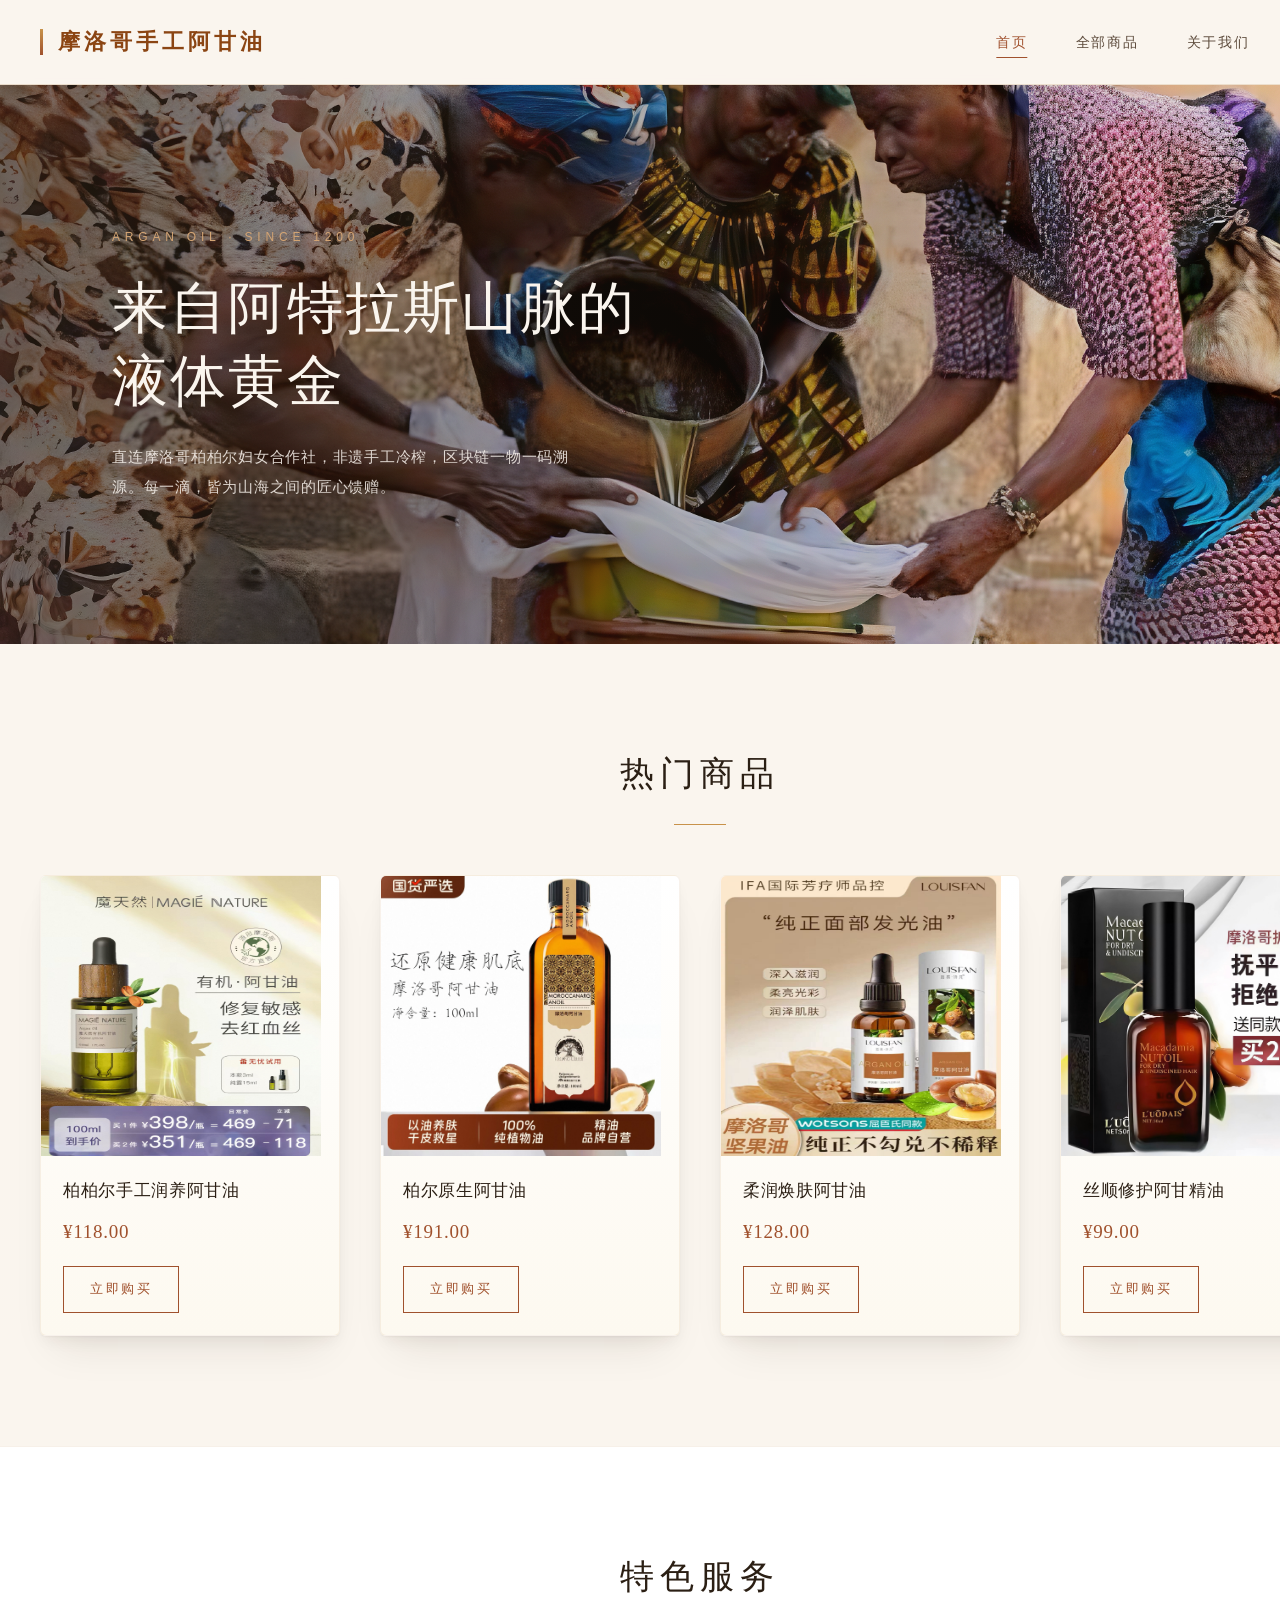
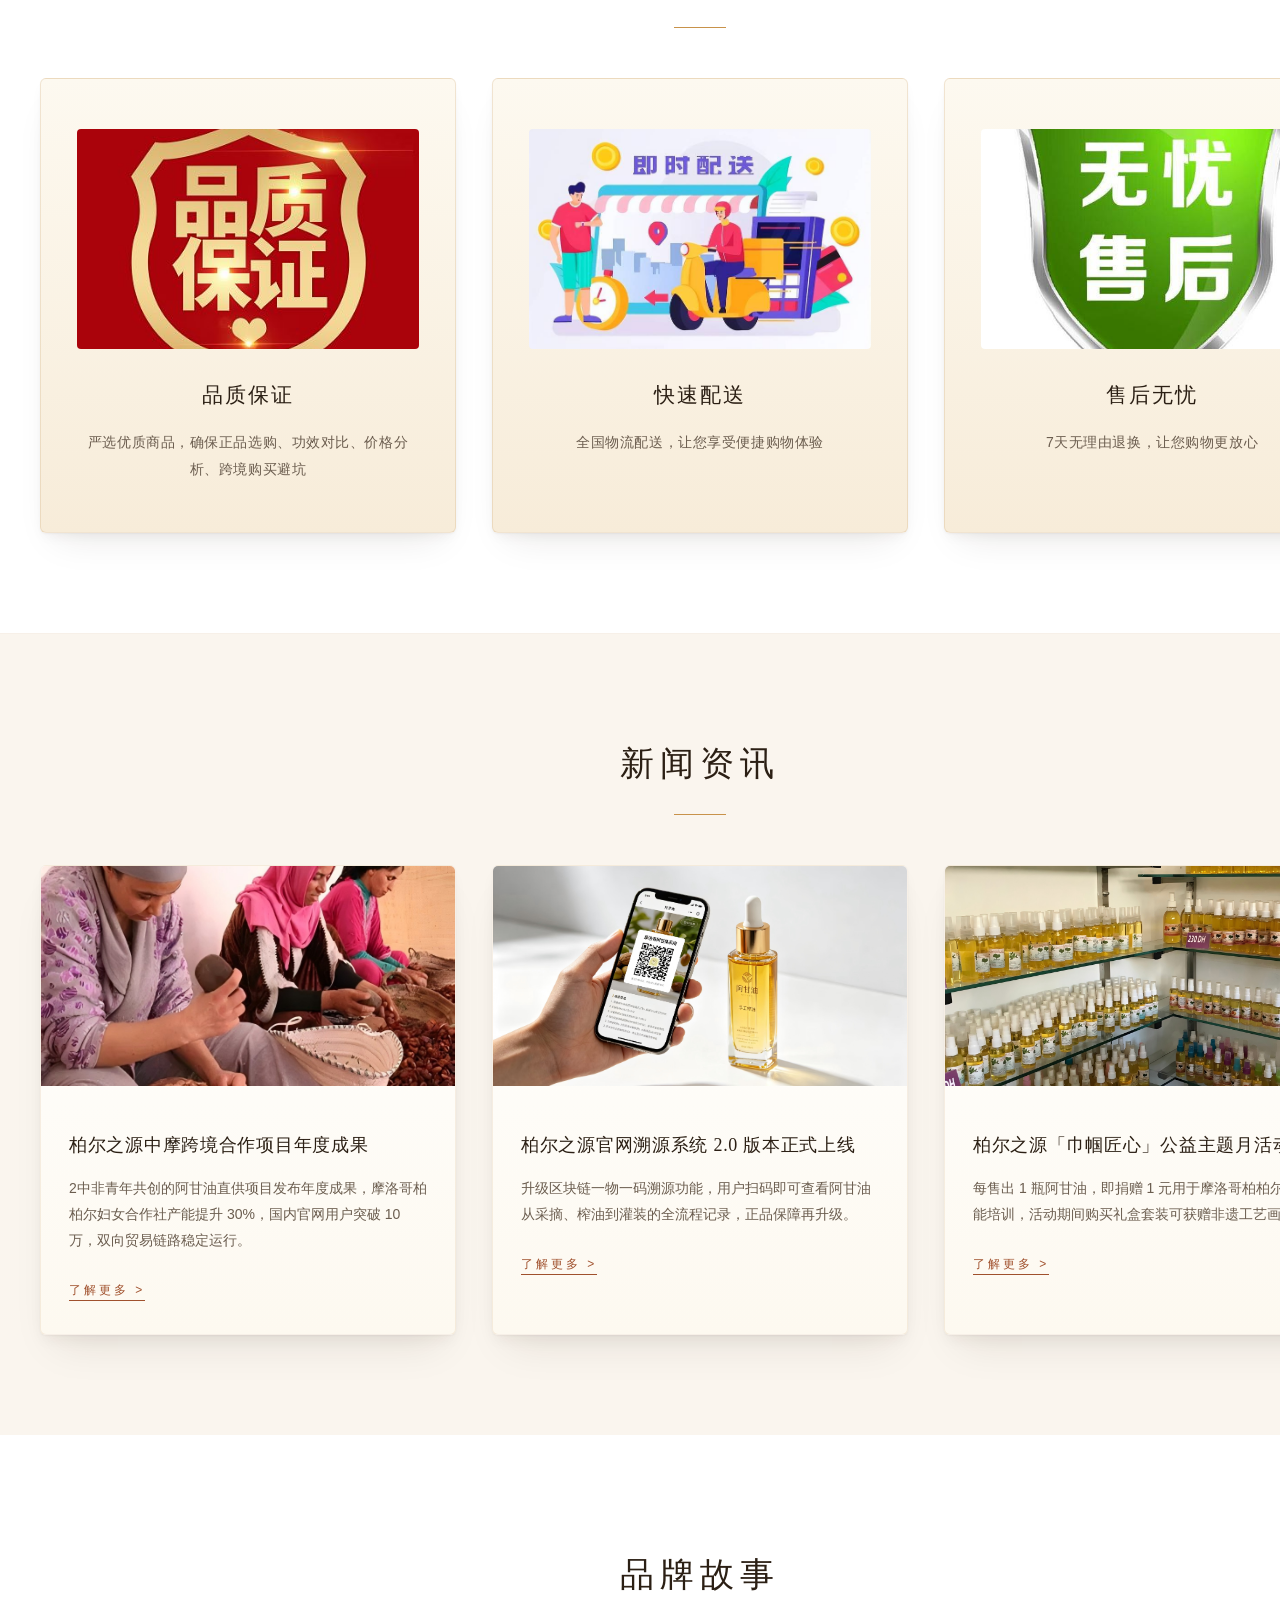
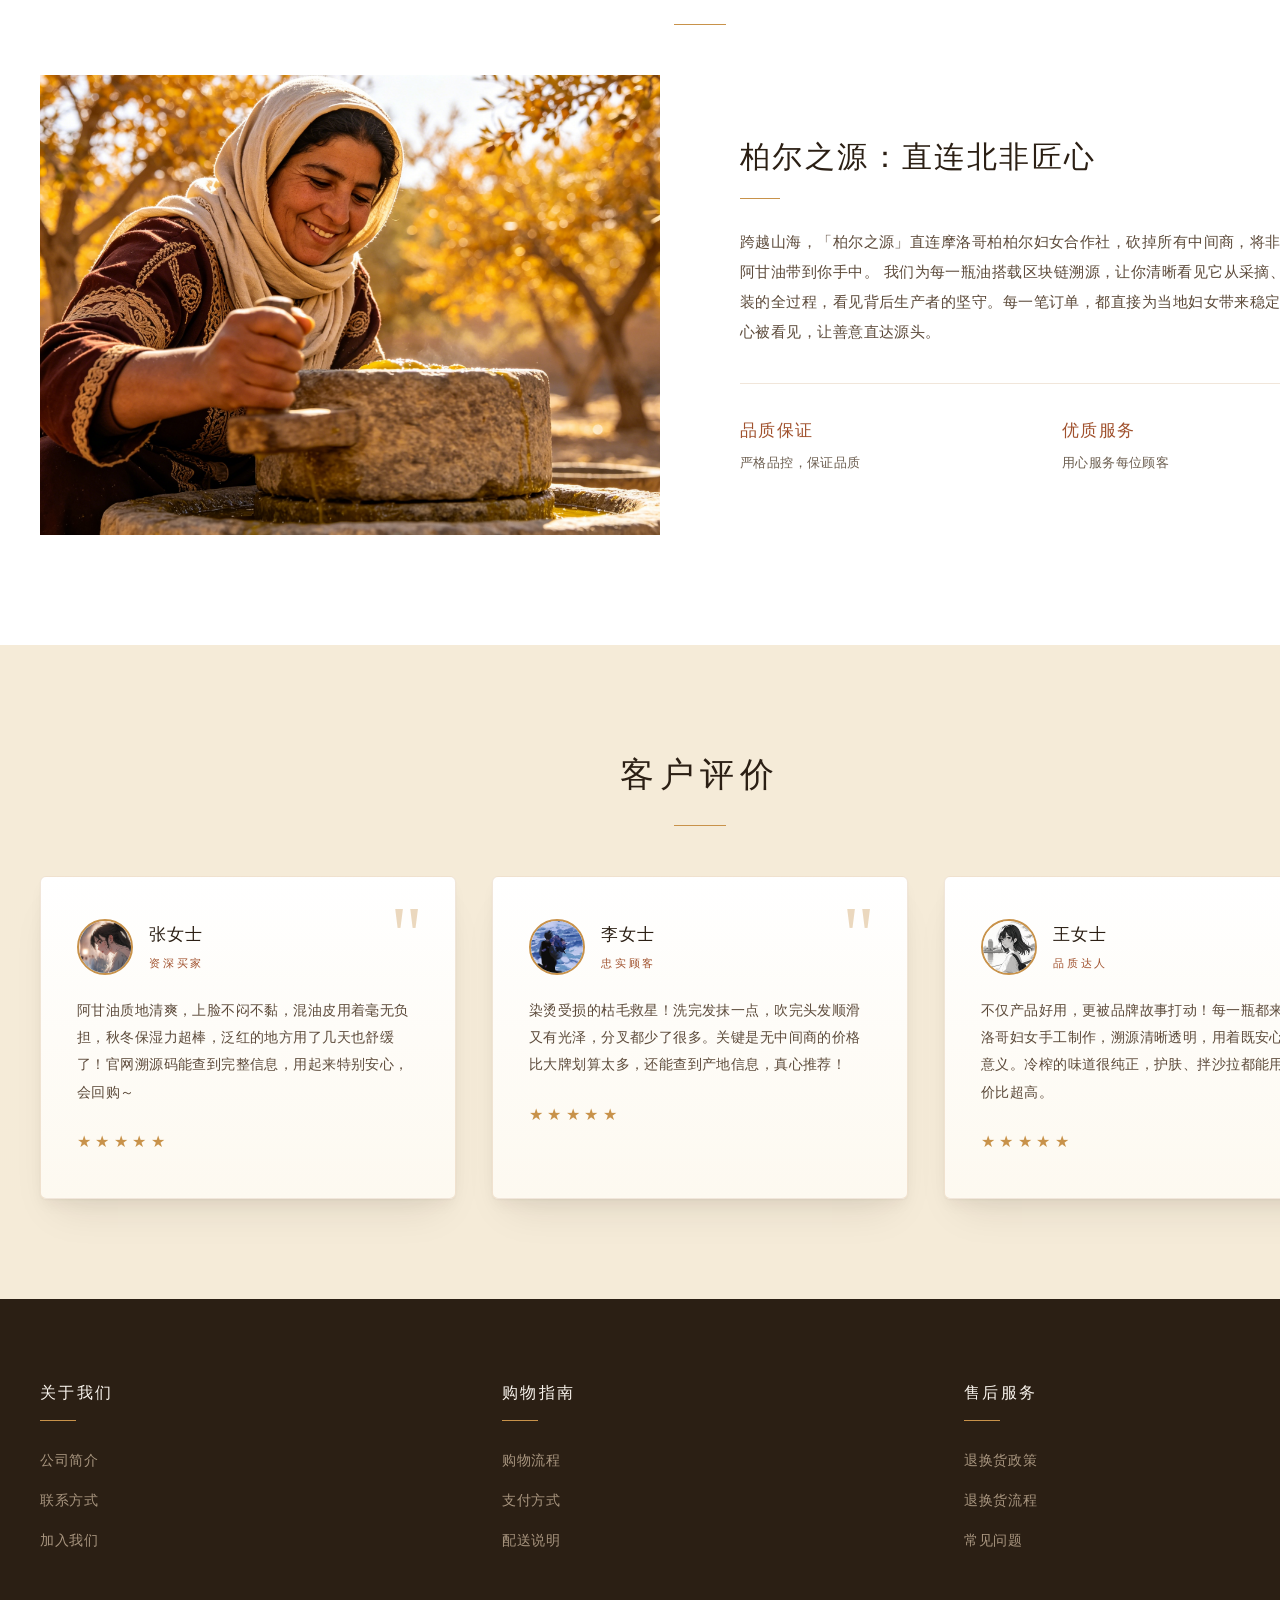
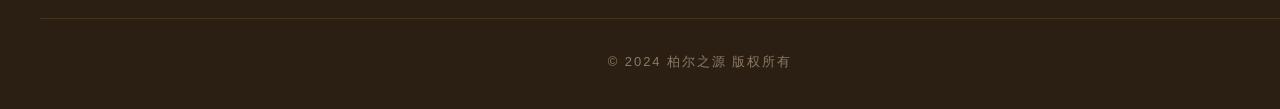
<file: index.html>
<!DOCTYPE html>
<html>
<head>
<meta charset="utf-8">
<title>柏尔之源 摩洛哥手工阿甘油</title>
<link type="text/css" rel="stylesheet" href="css/css.css" />
<script type="text/javascript" src="js/jquery-1.7.2.min.js"></script>
<script type="text/javascript" src="js/base.js"></script>
</head>

<body>
<div class="header">
    <div class="main">
        <div class="logo">摩洛哥手工阿甘油</div>
        <div class="nav">
            <ul>
                <li><a href="index.html" class="active">首页</a></li>
                <li><a href="products.html">全部商品</a></li>
                <li><a href="about.html">关于我们</a></li>
                <li><a href="login.html">会员登录</a></li>
                <div class="clear"></div>
            </ul>
        </div>
    </div>
</div>

<div class="banner">
    <div class="main">
        <div class="banner-img">
            <img src="images/banner.jpg" alt="banner" width="1400" height="500">
            <div class="banner-overlay">
                <div class="eyebrow">Argan Oil · Since 1200</div>
                <h1>来自阿特拉斯山脉的<br>液体黄金</h1>
                <p>直连摩洛哥柏柏尔妇女合作社，非遗手工冷榨，区块链一物一码溯源。每一滴，皆为山海之间的匠心馈赠。</p>
            </div>
        </div>
    </div>
</div>

<div class="featured-products">
    <div class="main">
        <h2>热门商品</h2>
        <div class="product-grid">
            <div class="product-item">
                <div class="product-img"><img src="images/a1.jpg" alt="商品1" width="280" height="280"></div>
                <h3>柏柏尔手工润养阿甘油</h3>
                <p class="price">¥118.00</p>
                <a href="products.html" class="btn-buy">立即购买</a>
            </div>
            <div class="product-item">
                <div class="product-img"><img src="images/a2.jpg" alt="商品2" width="280" height="280"></div>
                <h3>柏尔原生阿甘油</h3>
                <p class="price">¥191.00</p>
                <a href="products.html" class="btn-buy">立即购买</a>
            </div>
            <div class="product-item">
                <div class="product-img"><img src="images/a3.jpg" alt="商品3" width="280" height="280"></div>
                <h3>柔润焕肤阿甘油</h3>
                <p class="price">¥128.00</p>
                <a href="products.html" class="btn-buy">立即购买</a>
            </div>
            <div class="product-item">
                <div class="product-img"><img src="images/a4.png" alt="商品4" width="280" height="280"></div>
                <h3>丝顺修护阿甘精油</h3>
                <p class="price">¥99.00</p>
                <a href="products.html" class="btn-buy">立即购买</a>
            </div>
        </div>
    </div>
</div>

<div class="features">
    <div class="main">
        <h2>特色服务</h2>
        <div class="feature-grid">
            <div class="feature-item">
                <img src="images/a5.jpg" alt="特色1" width="380" height="250">
                <h3>品质保证</h3>
                <p>严选优质商品，确保正品选购、功效对比、价格分析、跨境购买避坑</p>
            </div>
            <div class="feature-item">
                <img src="images/a6.jpg" alt="特色2" width="380" height="250">
                <h3>快速配送</h3>
                <p>全国物流配送，让您享受便捷购物体验</p>
            </div>
            <div class="feature-item">
                <img src="images/a7.jpg" alt="特色3" width="380" height="250">
                <h3>售后无忧</h3>
                <p>7天无理由退换，让您购物更放心</p>
            </div>
        </div>
    </div>
</div>

<div class="news">
    <div class="main">
        <h2>新闻资讯</h2>
        <div class="news-grid">
            <div class="news-item">
                <div class="news-img">
                    <img src="images/a8.jpg" alt="新闻1">
                </div>
                <div class="news-content">
                    <div class="news-date"></div>
                    <h3 class="news-title">柏尔之源中摩跨境合作项目年度成果</h3>
                    <p class="news-desc">2中非青年共创的阿甘油直供项目发布年度成果，摩洛哥柏柏尔妇女合作社产能提升 30%，国内官网用户突破 10 万，双向贸易链路稳定运行。</p>
                    <a href="#" class="news-link">了解更多 ></a>
                </div>
            </div>
            <div class="news-item">
                <div class="news-img">
                    <img src="images/a9.png" alt="新闻2">
                </div>
                <div class="news-content">
                    <div class="news-date"></div>
                    <h3 class="news-title">柏尔之源官网溯源系统 2.0 版本正式上线</h3>
                    <p class="news-desc">升级区块链一物一码溯源功能，用户扫码即可查看阿甘油从采摘、榨油到灌装的全流程记录，正品保障再升级。</p>
                    <a href="#" class="news-link">了解更多 ></a>
                </div>
            </div>
            <div class="news-item">
                <div class="news-img">
                    <img src="images/a10.jpg" alt="新闻3">
                </div>
                <div class="news-content">
                    <div class="news-date"></div>
                    <h3 class="news-title">柏尔之源「巾帼匠心」公益主题月活动开启</h3>
                    <p class="news-desc">每售出 1 瓶阿甘油，即捐赠 1 元用于摩洛哥柏柏尔妇女技能培训，活动期间购买礼盒套装可获赠非遗工艺画册。</p>
                    <a href="#" class="news-link">了解更多 ></a>
                </div>
            </div>
        </div>
    </div>
</div>

<div class="brand-story">
    <div class="main">
        <h2>品牌故事</h2>
        <div class="brand-content">
            <div class="brand-image">
                <img src="images/a11.jpg" alt="品牌故事">
            </div>
            <div class="brand-text">
                <h3>柏尔之源：直连北非匠心</h3>
                <p>跨越山海，「柏尔之源」直连摩洛哥柏柏尔妇女合作社，砍掉所有中间商，将非遗手工冷榨阿甘油带到你手中。
我们为每一瓶油搭载区块链溯源，让你清晰看见它从采摘、榨油到灌装的全过程，看见背后生产者的坚守。每一笔订单，都直接为当地妇女带来稳定收入，让匠心被看见，让善意直达源头。</p>
                <div class="brand-values">
                    <div class="value-item">
                        
                        <div class="value-text">
                            <h4>品质保证</h4>
                            <p>严格品控，保证品质</p>
                        </div>
                    </div>
                    <div class="value-item">
                       
                        <div class="value-text">
                            <h4>优质服务</h4>
                            <p>用心服务每位顾客</p>
                        </div>
                    </div>
                </div>
            </div>
        </div>
    </div>
</div>

<div class="testimonials">
    <div class="main">
        <h2>客户评价</h2>
        <div class="testimonial-grid">
            <div class="testimonial-item">
                <div class="testimonial-header">
                    <div class="client-avatar">
                        <img src="images/a12.jpg" alt="客户1">
                    </div>
                    <div class="client-info">
                        <h4>张女士</h4>
                        <p>资深买家</p>
                    </div>
                </div>
                <p class="testimonial-text">阿甘油质地清爽，上脸不闷不黏，混油皮用着毫无负担，秋冬保湿力超棒，泛红的地方用了几天也舒缓了！官网溯源码能查到完整信息，用起来特别安心，会回购～</p>
                <div class="rating">
                    <span>★</span><span>★</span><span>★</span><span>★</span><span>★</span>
                </div>
            </div>
            <div class="testimonial-item">
                <div class="testimonial-header">
                    <div class="client-avatar">
                        <img src="images/a13.jpg" alt="客户2">
                    </div>
                    <div class="client-info">
                        <h4>李女士</h4>
                        <p>忠实顾客</p>
                    </div>
                </div>
                <p class="testimonial-text">染烫受损的枯毛救星！洗完发抹一点，吹完头发顺滑又有光泽，分叉都少了很多。关键是无中间商的价格比大牌划算太多，还能查到产地信息，真心推荐！</p>
                <div class="rating">
                    <span>★</span><span>★</span><span>★</span><span>★</span><span>★</span>
                </div>
            </div>
            <div class="testimonial-item">
                <div class="testimonial-header">
                    <div class="client-avatar">
                        <img src="images/a14.jpg" alt="客户3">
                    </div>
                    <div class="client-info">
                        <h4>王女士</h4>
                        <p>品质达人</p>
                    </div>
                </div>
                <p class="testimonial-text">不仅产品好用，更被品牌故事打动！每一瓶都来自摩洛哥妇女手工制作，溯源清晰透明，用着既安心又有意义。冷榨的味道很纯正，护肤、拌沙拉都能用，性价比超高。</p>
                <div class="rating">
                    <span>★</span><span>★</span><span>★</span><span>★</span><span>★</span>
                </div>
            </div>
        </div>
    </div>
</div>

<div class="footer">
    <div class="main">
        <div class="footer-content">
            <div class="footer-section">
                <h4>关于我们</h4>
                <ul>
                    <li><a href="about.html">公司简介</a></li>
                    <li><a href="about.html">联系方式</a></li>
                    <li><a href="about.html">加入我们</a></li>
                </ul>
            </div>
            <div class="footer-section">
                <h4>购物指南</h4>
                <ul>
                    <li><a href="#">购物流程</a></li>
                    <li><a href="#">支付方式</a></li>
                    <li><a href="#">配送说明</a></li>
                </ul>
            </div>
            <div class="footer-section">
                <h4>售后服务</h4>
                <ul>
                    <li><a href="#">退换货政策</a></li>
                    <li><a href="#">退换货流程</a></li>
                    <li><a href="#">常见问题</a></li>
                </ul>
            </div>
        </div>
        <div class="copyright">
            <p>© 2024 柏尔之源 版权所有</p>
        </div>
    </div>
</div>
</body>
</html>
</file>
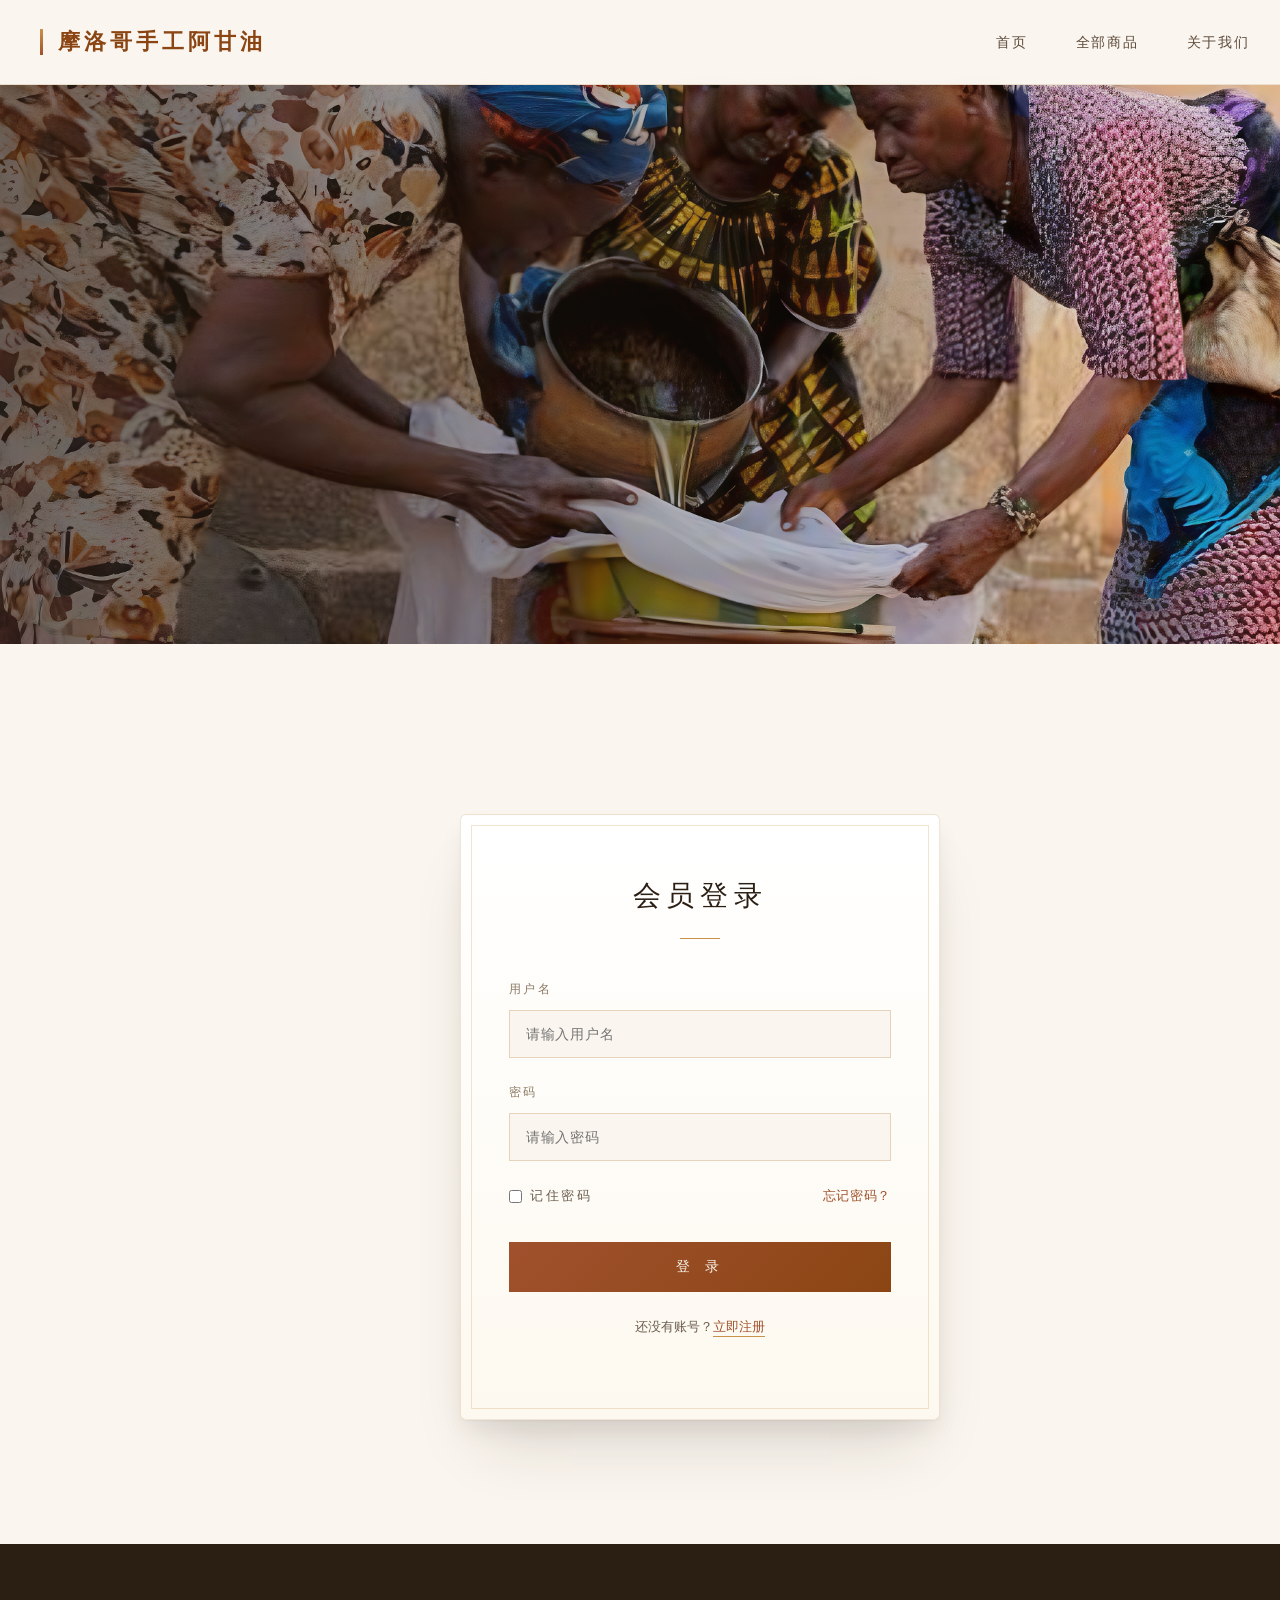
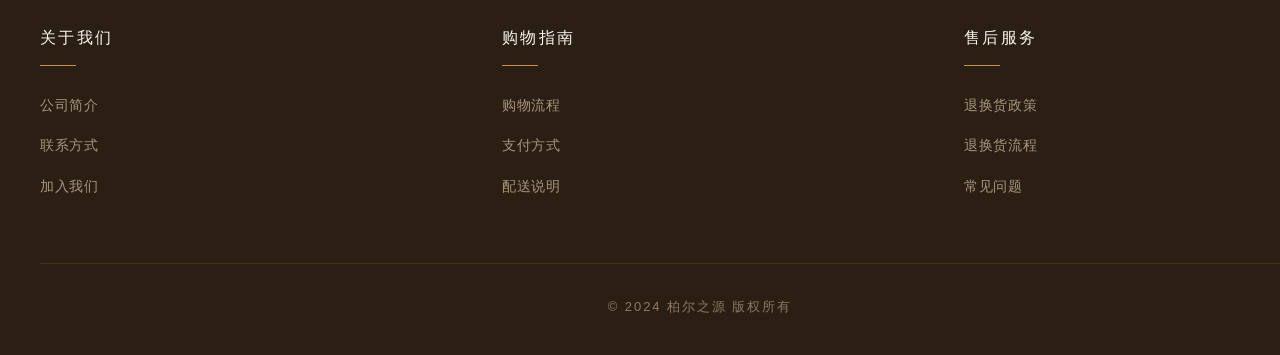
<file: login.html>
<!DOCTYPE html>
<html>
<head>
<meta charset="utf-8">
<title>会员登录 - 摩洛哥手工阿甘油</title>
<link type="text/css" rel="stylesheet" href="css/css.css" />
<script type="text/javascript" src="js/jquery-1.7.2.min.js"></script>
<script type="text/javascript" src="js/base.js"></script>
</head>
<body>
<div class="header">
    <div class="main">
        <div class="logo">摩洛哥手工阿甘油</div>
        <div class="nav">
            <ul>
                <li><a href="index.html">首页</a></li>
                <li><a href="products.html">全部商品</a></li>
                <li><a href="about.html">关于我们</a></li>
                <li><a href="login.html" class="active">会员登录</a></li>
                <div class="clear"></div>
            </ul>
        </div>
    </div>
</div>


<div class="banner">
    <div class="main">
        <div class="banner-img">
            <img src="images/banner.jpg" alt="banner" width="1400" height="500">
        </div>
    </div>
</div>


<div class="login-page">
    <div class="main">
        <div class="login-box">
            <h2>会员登录</h2>
            <div class="login-form">
                <div class="form-item">
                    <label>用户名</label>
                    <input type="text" placeholder="请输入用户名">
                </div>
                <div class="form-item">
                    <label>密码</label>
                    <input type="password" placeholder="请输入密码">
                </div>
                <div class="form-item">
                    <label class="checkbox">
                        <input type="checkbox"> 记住密码
                    </label>
                    <a href="#" class="forget-pwd">忘记密码？</a>
                </div>
                <div class="form-item">
                    <button class="btn-login">登 录</button>
                </div>
                <div class="form-item text-center">
                    <p>还没有账号？<a href="#" class="link-register">立即注册</a></p>
                </div>
            </div>
        </div>
    </div>
</div>

<div class="footer">
    <div class="main">
        <div class="footer-content">
            <div class="footer-section">
                <h4>关于我们</h4>
                <ul>
                    <li><a href="about.html">公司简介</a></li>
                    <li><a href="about.html">联系方式</a></li>
                    <li><a href="about.html">加入我们</a></li>
                </ul>
            </div>
            <div class="footer-section">
                <h4>购物指南</h4>
                <ul>
                    <li><a href="#">购物流程</a></li>
                    <li><a href="#">支付方式</a></li>
                    <li><a href="#">配送说明</a></li>
                </ul>
            </div>
            <div class="footer-section">
                <h4>售后服务</h4>
                <ul>
                    <li><a href="#">退换货政策</a></li>
                    <li><a href="#">退换货流程</a></li>
                    <li><a href="#">常见问题</a></li>
                </ul>
            </div>
        </div>
        <div class="copyright">
            <p>© 2024 柏尔之源 版权所有</p>
        </div>
    </div>
</div>
</body>
</html>
</file>
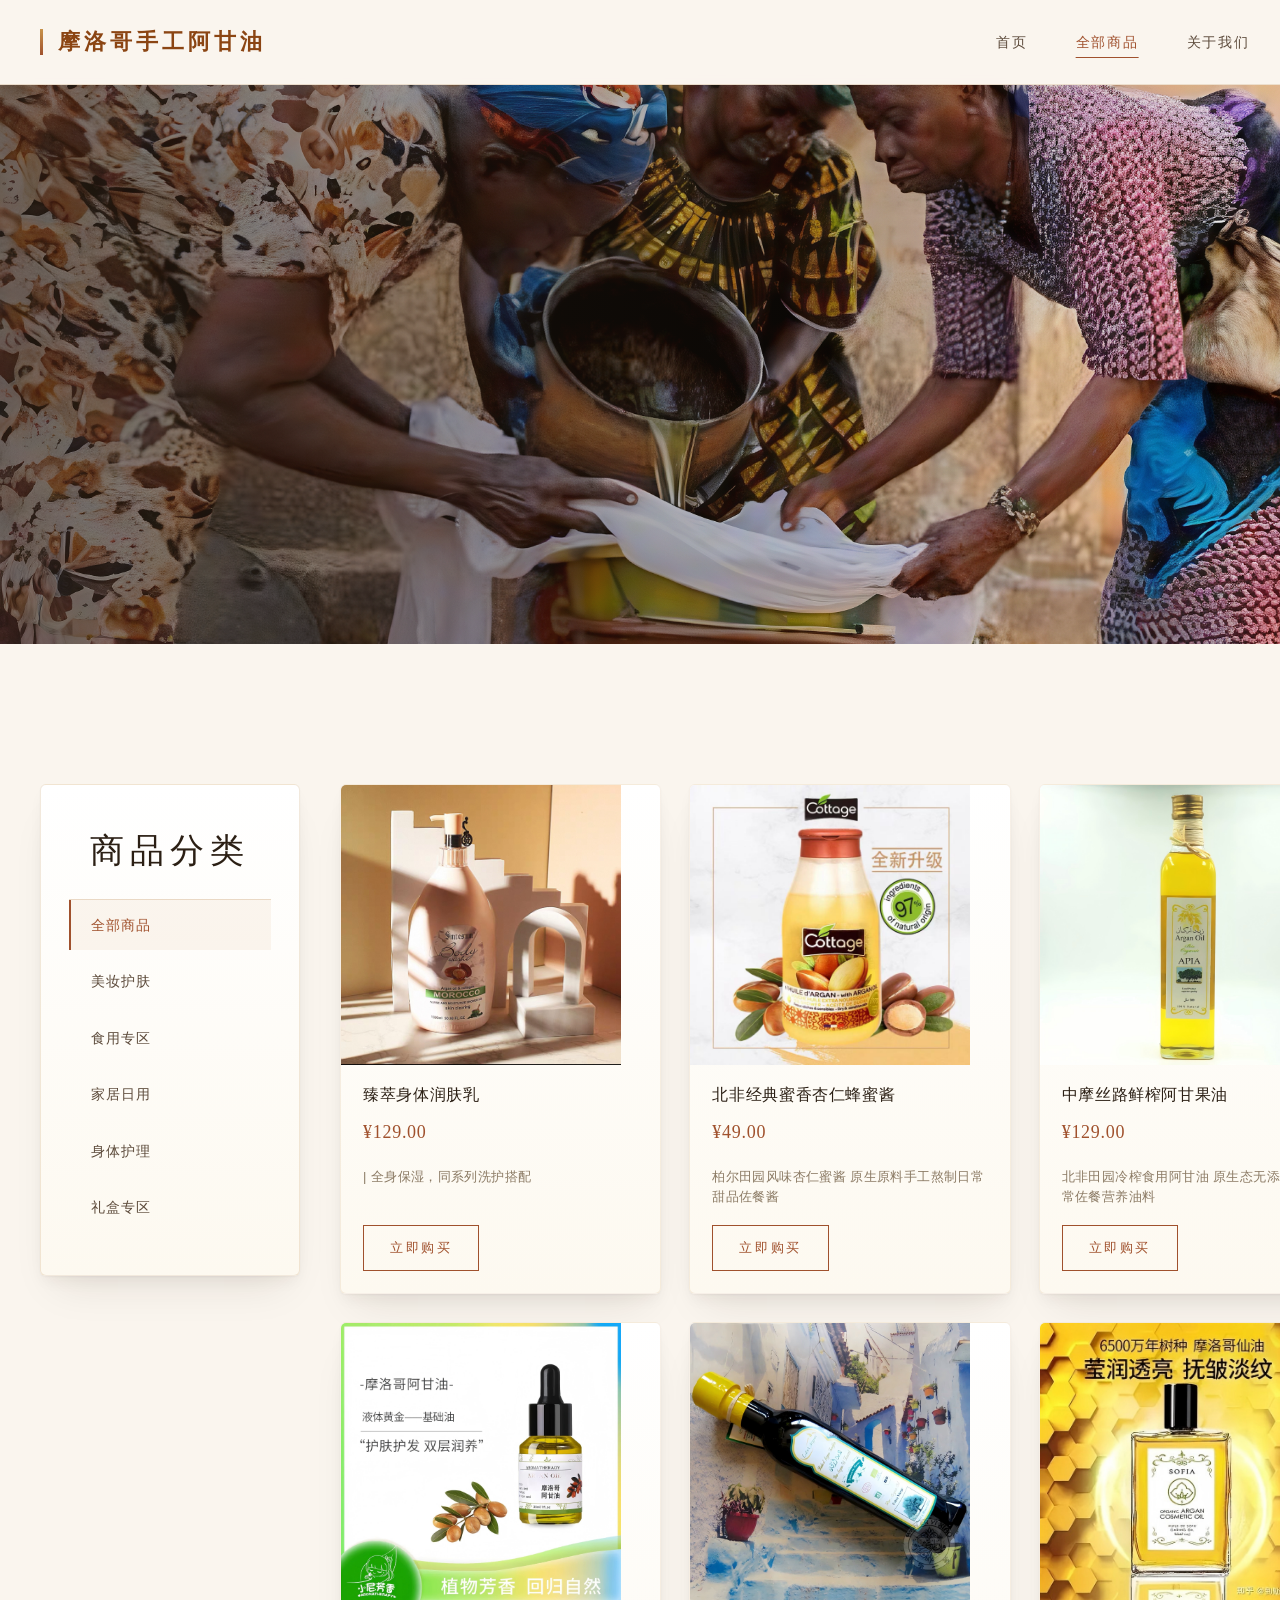
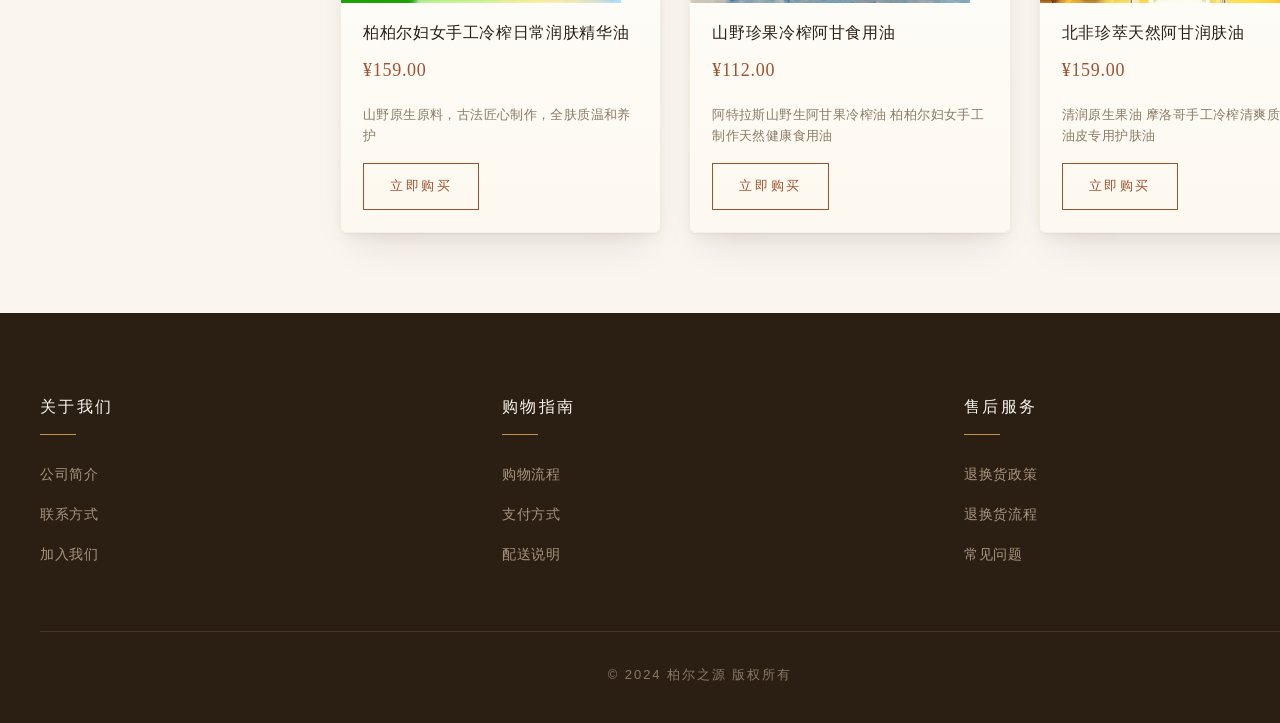
<file: products.html>
<!DOCTYPE html>
<html>
<head>
<meta charset="utf-8">
<title>柏尔之源 摩洛哥手工阿甘油</title>
<link type="text/css" rel="stylesheet" href="css/css.css" />
<script type="text/javascript" src="js/jquery-1.7.2.min.js"></script>
<script type="text/javascript" src="js/base.js"></script>
</head>
<body>
<div class="header">
    <div class="main">
        <div class="logo">摩洛哥手工阿甘油</div>
        <div class="nav">
            <ul>
                <li><a href="index.html">首页</a></li>
                <li><a href="products.html" class="active">全部商品</a></li>
                <li><a href="about.html">关于我们</a></li>
                <li><a href="login.html">会员登录</a></li>
                <div class="clear"></div>
            </ul>
        </div>
    </div>
</div>

<div class="banner">
    <div class="main">
        <div class="banner-img">
            <img src="images/banner.jpg" alt="banner" width="1400" height="500">
        </div>
    </div>
</div>



<div class="products-page">
    <div class="main">
        <div class="category-nav">
            <h2>商品分类</h2>
            <ul>
                <li><a href="#" class="active">全部商品</a></li>
                <li><a href="#">美妆护肤</a></li>
                <li><a href="#">食用专区</a></li>
                <li><a href="#">家居日用</a></li>
                <li><a href="#">身体护理</a></li>
                <li><a href="#">礼盒专区</a></li>
            </ul>
        </div>

        

        
        <div class="product-list">
            <div class="product-item">
                <div class="product-img"><img src="images/b1.jpg" alt="商品1" width="280" height="280"></div>
                <h3>臻萃身体润肤乳</h3>
                <p class="price">¥129.00</p>
                <p class="desc"> | 全身保湿，同系列洗护搭配</p>
                <a href="#" class="btn-buy">立即购买</a>
            </div>
            <div class="product-item">
                <div class="product-img"><img src="images/b2.jpg" alt="商品2" width="280" height="280"></div>
                <h3>北非经典蜜香杏仁蜂蜜酱</h3>
                <p class="price">¥49.00</p>
                <p class="desc">柏尔田园风味杏仁蜜酱 原生原料手工熬制日常甜品佐餐酱</p>
                <a href="#" class="btn-buy">立即购买</a>
            </div>
            <div class="product-item">
                <div class="product-img"><img src="images/b3.jpg" alt="商品3" width="280" height="280"></div>
                <h3>中摩丝路鲜榨阿甘果油</h3>
                <p class="price">¥129.00</p>
                <p class="desc">北非田园冷榨食用阿甘油 原生态无添加家庭日常佐餐营养油料</p>
                <a href="#" class="btn-buy">立即购买</a>
            </div>
            <div class="product-item">
                <div class="product-img"><img src="images/b4.jpg" alt="商品4" width="280" height="280"></div>
                <h3>柏柏尔妇女手工冷榨日常润肤精华油</h3>
                <p class="price">¥159.00</p>
                <p class="desc">山野原生原料，古法匠心制作，全肤质温和养护</p>
                <a href="#" class="btn-buy">立即购买</a>
            </div>
            <div class="product-item">
                <div class="product-img"><img src="images/b5.jpg" alt="商品5" width="280" height="280"></div>
                <h3>山野珍果冷榨阿甘食用油</h3>
                <p class="price">¥112.00</p>
                <p class="desc">阿特拉斯山野生阿甘果冷榨油 柏柏尔妇女手工制作天然健康食用油</p>
                <a href="#" class="btn-buy">立即购买</a>
            </div>
            <div class="product-item">
                <div class="product-img"><img src="images/b6.jpg" alt="商品6" width="280" height="280"></div>
                <h3>北非珍萃天然阿甘润肤油</h3>
                <p class="price">¥159.00</p>
                <p class="desc">清润原生果油 摩洛哥手工冷榨清爽质地油皮混油皮专用护肤油</p>
                <a href="#" class="btn-buy">立即购买</a>
            </div>
        </div>
    </div>
</div>

<div class="footer">
    <div class="main">
        <div class="footer-content">
            <div class="footer-section">
                <h4>关于我们</h4>
                <ul>
                    <li><a href="about.html">公司简介</a></li>
                    <li><a href="about.html">联系方式</a></li>
                    <li><a href="about.html">加入我们</a></li>
                </ul>
            </div>
            <div class="footer-section">
                <h4>购物指南</h4>
                <ul>
                    <li><a href="#">购物流程</a></li>
                    <li><a href="#">支付方式</a></li>
                    <li><a href="#">配送说明</a></li>
                </ul>
            </div>
            <div class="footer-section">
                <h4>售后服务</h4>
                <ul>
                    <li><a href="#">退换货政策</a></li>
                    <li><a href="#">退换货流程</a></li>
                    <li><a href="#">常见问题</a></li>
                </ul>
            </div>
        </div>
        <div class="copyright">
            <p>© 2024 柏尔之源 版权所有</p>
        </div>
    </div>
</div>
</body>
</html>
</file>
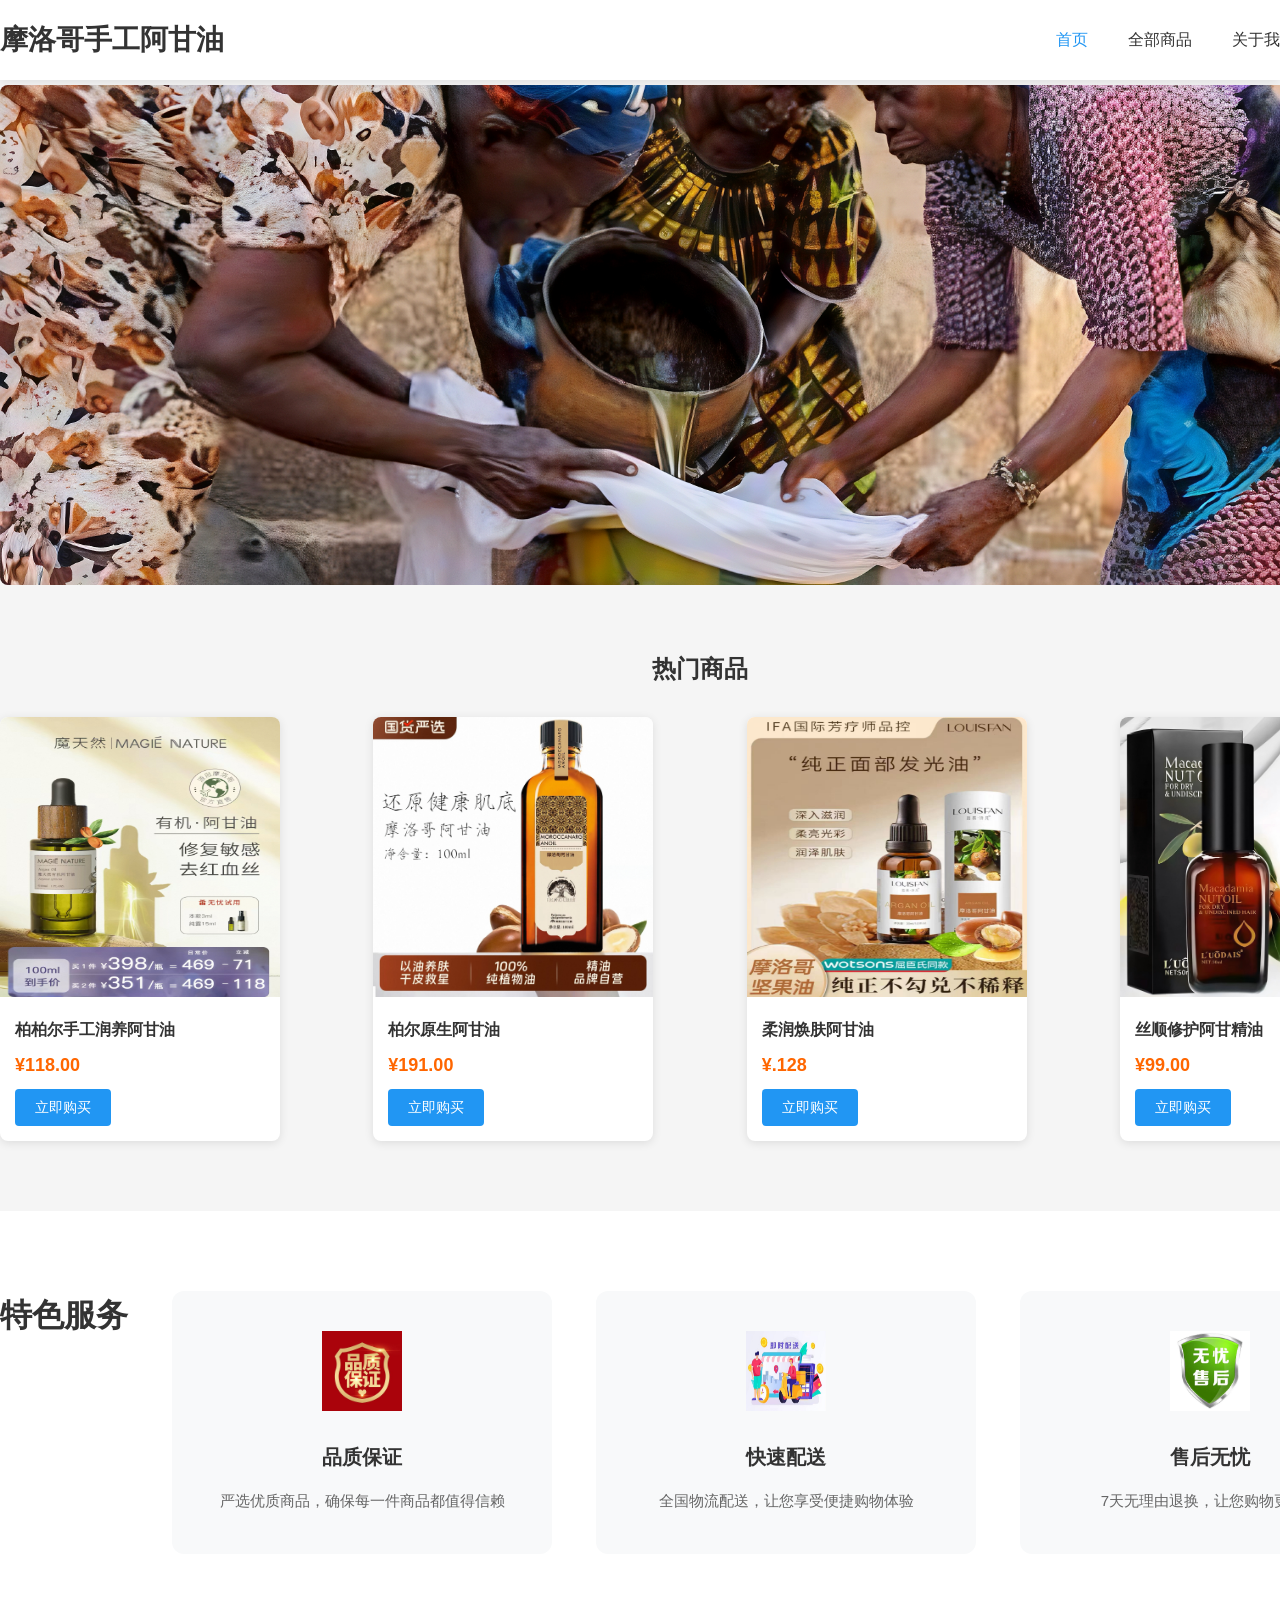
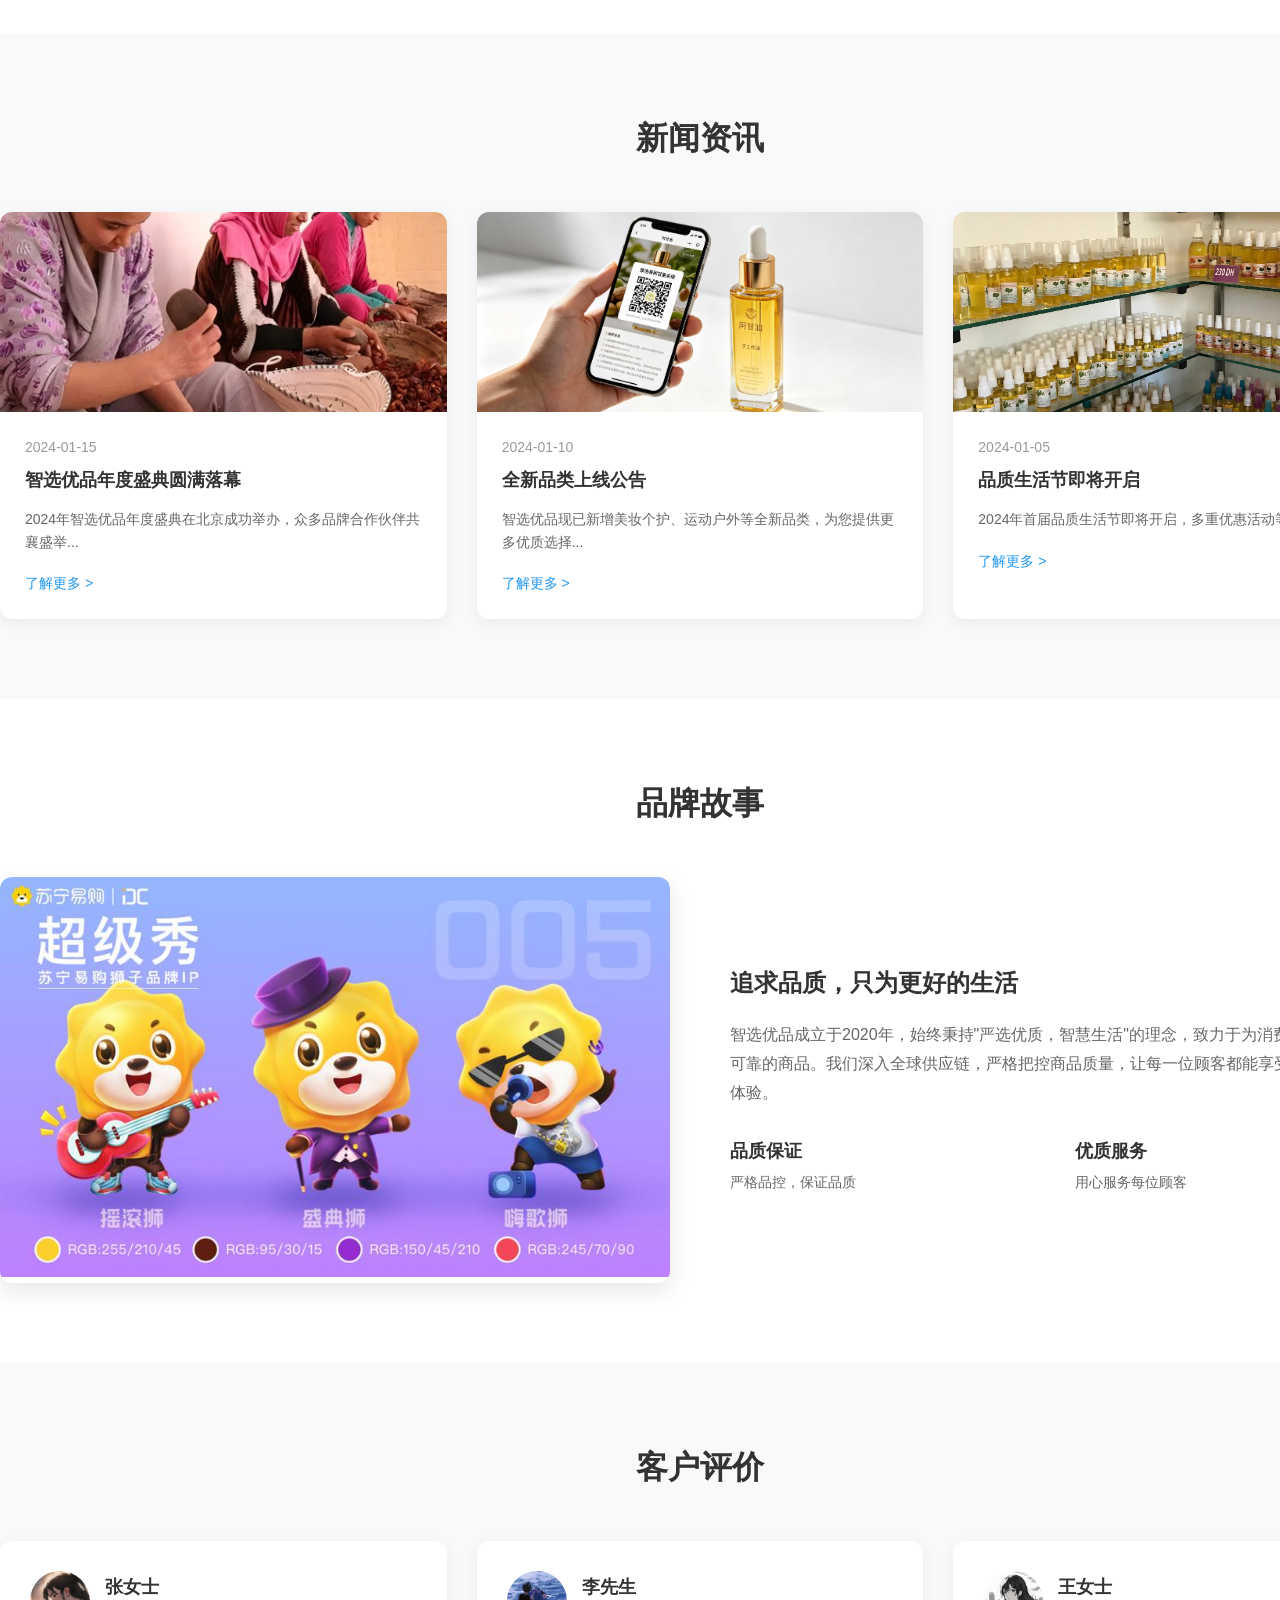
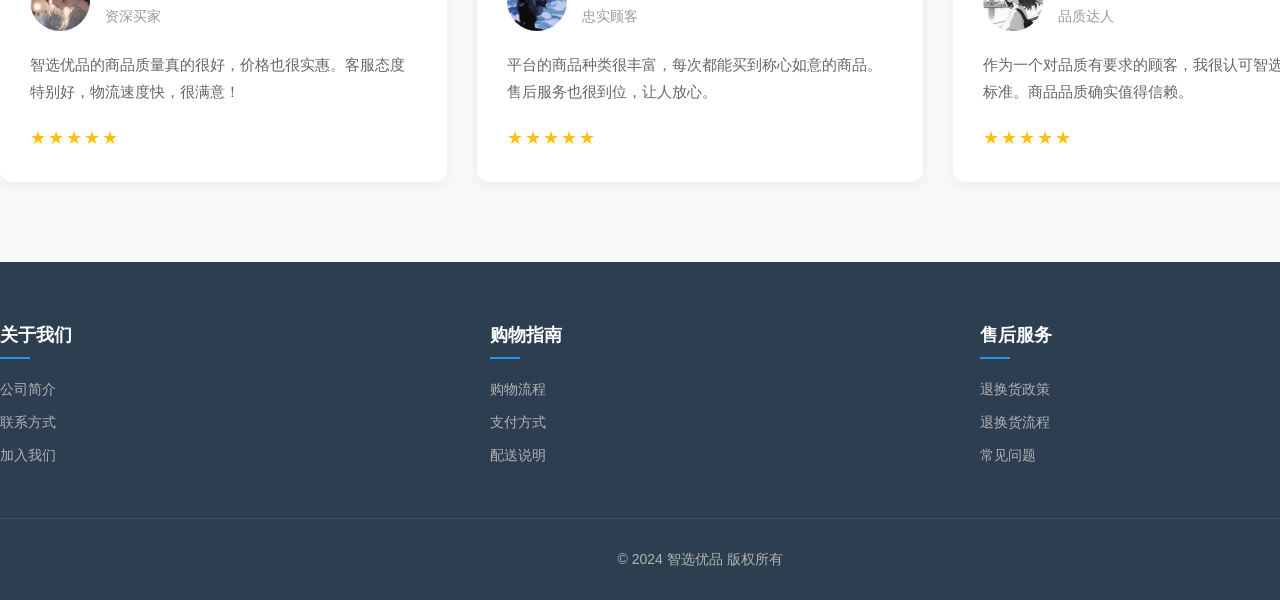
<file: images/柏尔之源 摩洛哥手工阿甘油.html>
<!DOCTYPE html>
<!-- saved from url=(0094)file:///D:/3d%E5%A4%A7%E8%B5%9B/%E6%96%B0%E5%BB%BA%E6%96%87%E4%BB%B6%E5%A4%B9%20(2)/index.html -->
<html><head><meta http-equiv="Content-Type" content="text/html; charset=UTF-8">

<title>柏尔之源 摩洛哥手工阿甘油</title>
<link type="text/css" rel="stylesheet" href="./柏尔之源 摩洛哥手工阿甘油_files/css.css">
<script type="text/javascript" src="./柏尔之源 摩洛哥手工阿甘油_files/jquery-1.7.2.min.js"></script>
<script type="text/javascript" src="./柏尔之源 摩洛哥手工阿甘油_files/base.js"></script>
</head>

<body>
<div class="header">
    <div class="main">
        <div class="logo">摩洛哥手工阿甘油</div>
        <div class="nav">
            <ul>
                <li><a href="file:///D:/3d%E5%A4%A7%E8%B5%9B/%E6%96%B0%E5%BB%BA%E6%96%87%E4%BB%B6%E5%A4%B9%20(2)/index.html" class="active">首页</a></li>
                <li><a href="file:///D:/3d%E5%A4%A7%E8%B5%9B/%E6%96%B0%E5%BB%BA%E6%96%87%E4%BB%B6%E5%A4%B9%20(2)/products.html">全部商品</a></li>
                <li><a href="file:///D:/3d%E5%A4%A7%E8%B5%9B/%E6%96%B0%E5%BB%BA%E6%96%87%E4%BB%B6%E5%A4%B9%20(2)/about.html">关于我们</a></li>
                <li><a href="file:///D:/3d%E5%A4%A7%E8%B5%9B/%E6%96%B0%E5%BB%BA%E6%96%87%E4%BB%B6%E5%A4%B9%20(2)/login.html">会员登录</a></li>
                <div class="clear"></div>
            </ul>
        </div>
    </div>
</div>

<div class="banner">
    <div class="main">
        <div class="banner-img">
            <img src="./柏尔之源 摩洛哥手工阿甘油_files/banner.jpg" alt="banner" width="1400" height="500">
        </div>
    </div>
</div>

<div class="featured-products">
    <div class="main">
        <h2>热门商品</h2>
        <div class="product-grid">
            <div class="product-item">
                <div class="product-img"><img src="./柏尔之源 摩洛哥手工阿甘油_files/a1.jpg" alt="商品1" width="280" height="280"></div>
                <h3>柏柏尔手工润养阿甘油</h3>
                <p class="price">¥118.00</p>
                <a href="file:///D:/3d%E5%A4%A7%E8%B5%9B/%E6%96%B0%E5%BB%BA%E6%96%87%E4%BB%B6%E5%A4%B9%20(2)/products.html" class="btn-buy">立即购买</a>
            </div>
            <div class="product-item">
                <div class="product-img"><img src="./柏尔之源 摩洛哥手工阿甘油_files/a2.jpg" alt="商品2" width="280" height="280"></div>
                <h3>柏尔原生阿甘油</h3>
                <p class="price">¥191.00</p>
                <a href="file:///D:/3d%E5%A4%A7%E8%B5%9B/%E6%96%B0%E5%BB%BA%E6%96%87%E4%BB%B6%E5%A4%B9%20(2)/products.html" class="btn-buy">立即购买</a>
            </div>
            <div class="product-item">
                <div class="product-img"><img src="./柏尔之源 摩洛哥手工阿甘油_files/a3.jpg" alt="商品3" width="280" height="280"></div>
                <h3>柔润焕肤阿甘油</h3>
                <p class="price">¥.128</p>
                <a href="file:///D:/3d%E5%A4%A7%E8%B5%9B/%E6%96%B0%E5%BB%BA%E6%96%87%E4%BB%B6%E5%A4%B9%20(2)/products.html" class="btn-buy">立即购买</a>
            </div>
            <div class="product-item">
                <div class="product-img"><img src="./柏尔之源 摩洛哥手工阿甘油_files/a4.png" alt="商品4" width="280" height="280"></div>
                <h3>丝顺修护阿甘精油</h3>
                <p class="price">¥99.00</p>
                <a href="file:///D:/3d%E5%A4%A7%E8%B5%9B/%E6%96%B0%E5%BB%BA%E6%96%87%E4%BB%B6%E5%A4%B9%20(2)/products.html" class="btn-buy">立即购买</a>
            </div>
        </div>
    </div>
</div>

<div class="features">
    <div class="main">
        <h2>特色服务</h2>
        <div class="feature-item">
            <img src="./柏尔之源 摩洛哥手工阿甘油_files/a5.jpg" alt="特色1" width="380" height="250">
            <h3>品质保证</h3>
            <p>严选优质商品，确保每一件商品都值得信赖</p>
        </div>
        <div class="feature-item">
            <img src="./柏尔之源 摩洛哥手工阿甘油_files/a6.jpg" alt="特色2" width="380" height="250">
            <h3>快速配送</h3>
            <p>全国物流配送，让您享受便捷购物体验</p>
        </div>
        <div class="feature-item">
            <img src="./柏尔之源 摩洛哥手工阿甘油_files/a7.jpg" alt="特色3" width="380" height="250">
            <h3>售后无忧</h3>
            <p>7天无理由退换，让您购物更放心</p>
        </div>
    </div>
</div>

<div class="news">
    <div class="main">
        <h2>新闻资讯</h2>
        <div class="news-grid">
            <div class="news-item">
                <div class="news-img">
                    <img src="./柏尔之源 摩洛哥手工阿甘油_files/a8.jpg" alt="新闻1">
                </div>
                <div class="news-content">
                    <div class="news-date">2024-01-15</div>
                    <h3 class="news-title">智选优品年度盛典圆满落幕</h3>
                    <p class="news-desc">2024年智选优品年度盛典在北京成功举办，众多品牌合作伙伴共襄盛举...</p>
                    <a href="file:///D:/3d%E5%A4%A7%E8%B5%9B/%E6%96%B0%E5%BB%BA%E6%96%87%E4%BB%B6%E5%A4%B9%20(2)/index.html#" class="news-link">了解更多 &gt;</a>
                </div>
            </div>
            <div class="news-item">
                <div class="news-img">
                    <img src="./柏尔之源 摩洛哥手工阿甘油_files/a9.png" alt="新闻2">
                </div>
                <div class="news-content">
                    <div class="news-date">2024-01-10</div>
                    <h3 class="news-title">全新品类上线公告</h3>
                    <p class="news-desc">智选优品现已新增美妆个护、运动户外等全新品类，为您提供更多优质选择...</p>
                    <a href="file:///D:/3d%E5%A4%A7%E8%B5%9B/%E6%96%B0%E5%BB%BA%E6%96%87%E4%BB%B6%E5%A4%B9%20(2)/index.html#" class="news-link">了解更多 &gt;</a>
                </div>
            </div>
            <div class="news-item">
                <div class="news-img">
                    <img src="./柏尔之源 摩洛哥手工阿甘油_files/a10.jpg" alt="新闻3">
                </div>
                <div class="news-content">
                    <div class="news-date">2024-01-05</div>
                    <h3 class="news-title">品质生活节即将开启</h3>
                    <p class="news-desc">2024年首届品质生活节即将开启，多重优惠活动等您来参与...</p>
                    <a href="file:///D:/3d%E5%A4%A7%E8%B5%9B/%E6%96%B0%E5%BB%BA%E6%96%87%E4%BB%B6%E5%A4%B9%20(2)/index.html#" class="news-link">了解更多 &gt;</a>
                </div>
            </div>
        </div>
    </div>
</div>

<div class="brand-story">
    <div class="main">
        <h2>品牌故事</h2>
        <div class="brand-content">
            <div class="brand-image">
                <img src="./柏尔之源 摩洛哥手工阿甘油_files/a11.jpg" alt="品牌故事">
            </div>
            <div class="brand-text">
                <h3>追求品质，只为更好的生活</h3>
                <p>智选优品成立于2020年，始终秉持"严选优质，智慧生活"的理念，致力于为消费者提供优质、可靠的商品。我们深入全球供应链，严格把控商品质量，让每一位顾客都能享受到优质的购物体验。</p>
                <div class="brand-values">
                    <div class="value-item">
                        
                        <div class="value-text">
                            <h4>品质保证</h4>
                            <p>严格品控，保证品质</p>
                        </div>
                    </div>
                    <div class="value-item">
                       
                        <div class="value-text">
                            <h4>优质服务</h4>
                            <p>用心服务每位顾客</p>
                        </div>
                    </div>
                </div>
            </div>
        </div>
    </div>
</div>

<div class="testimonials">
    <div class="main">
        <h2>客户评价</h2>
        <div class="testimonial-grid">
            <div class="testimonial-item">
                <div class="testimonial-header">
                    <div class="client-avatar">
                        <img src="./柏尔之源 摩洛哥手工阿甘油_files/a12.jpg" alt="客户1">
                    </div>
                    <div class="client-info">
                        <h4>张女士</h4>
                        <p>资深买家</p>
                    </div>
                </div>
                <p class="testimonial-text">智选优品的商品质量真的很好，价格也很实惠。客服态度特别好，物流速度快，很满意！</p>
                <div class="rating">
                    <span>★</span><span>★</span><span>★</span><span>★</span><span>★</span>
                </div>
            </div>
            <div class="testimonial-item">
                <div class="testimonial-header">
                    <div class="client-avatar">
                        <img src="./柏尔之源 摩洛哥手工阿甘油_files/a13.jpg" alt="客户2">
                    </div>
                    <div class="client-info">
                        <h4>李先生</h4>
                        <p>忠实顾客</p>
                    </div>
                </div>
                <p class="testimonial-text">平台的商品种类很丰富，每次都能买到称心如意的商品。售后服务也很到位，让人放心。</p>
                <div class="rating">
                    <span>★</span><span>★</span><span>★</span><span>★</span><span>★</span>
                </div>
            </div>
            <div class="testimonial-item">
                <div class="testimonial-header">
                    <div class="client-avatar">
                        <img src="./柏尔之源 摩洛哥手工阿甘油_files/a14.jpg" alt="客户3">
                    </div>
                    <div class="client-info">
                        <h4>王女士</h4>
                        <p>品质达人</p>
                    </div>
                </div>
                <p class="testimonial-text">作为一个对品质有要求的顾客，我很认可智选优品的选品标准。商品品质确实值得信赖。</p>
                <div class="rating">
                    <span>★</span><span>★</span><span>★</span><span>★</span><span>★</span>
                </div>
            </div>
        </div>
    </div>
</div>

<div class="footer">
    <div class="main">
        <div class="footer-content">
            <div class="footer-section">
                <h4>关于我们</h4>
                <ul>
                    <li><a href="file:///D:/3d%E5%A4%A7%E8%B5%9B/%E6%96%B0%E5%BB%BA%E6%96%87%E4%BB%B6%E5%A4%B9%20(2)/about.html">公司简介</a></li>
                    <li><a href="file:///D:/3d%E5%A4%A7%E8%B5%9B/%E6%96%B0%E5%BB%BA%E6%96%87%E4%BB%B6%E5%A4%B9%20(2)/about.html">联系方式</a></li>
                    <li><a href="file:///D:/3d%E5%A4%A7%E8%B5%9B/%E6%96%B0%E5%BB%BA%E6%96%87%E4%BB%B6%E5%A4%B9%20(2)/about.html">加入我们</a></li>
                </ul>
            </div>
            <div class="footer-section">
                <h4>购物指南</h4>
                <ul>
                    <li><a href="file:///D:/3d%E5%A4%A7%E8%B5%9B/%E6%96%B0%E5%BB%BA%E6%96%87%E4%BB%B6%E5%A4%B9%20(2)/index.html#">购物流程</a></li>
                    <li><a href="file:///D:/3d%E5%A4%A7%E8%B5%9B/%E6%96%B0%E5%BB%BA%E6%96%87%E4%BB%B6%E5%A4%B9%20(2)/index.html#">支付方式</a></li>
                    <li><a href="file:///D:/3d%E5%A4%A7%E8%B5%9B/%E6%96%B0%E5%BB%BA%E6%96%87%E4%BB%B6%E5%A4%B9%20(2)/index.html#">配送说明</a></li>
                </ul>
            </div>
            <div class="footer-section">
                <h4>售后服务</h4>
                <ul>
                    <li><a href="file:///D:/3d%E5%A4%A7%E8%B5%9B/%E6%96%B0%E5%BB%BA%E6%96%87%E4%BB%B6%E5%A4%B9%20(2)/index.html#">退换货政策</a></li>
                    <li><a href="file:///D:/3d%E5%A4%A7%E8%B5%9B/%E6%96%B0%E5%BB%BA%E6%96%87%E4%BB%B6%E5%A4%B9%20(2)/index.html#">退换货流程</a></li>
                    <li><a href="file:///D:/3d%E5%A4%A7%E8%B5%9B/%E6%96%B0%E5%BB%BA%E6%96%87%E4%BB%B6%E5%A4%B9%20(2)/index.html#">常见问题</a></li>
                </ul>
            </div>
        </div>
        <div class="copyright">
            <p>© 2024 智选优品 版权所有</p>
        </div>
    </div>
</div>

</body></html>
</file>
<file: css/css.css>
/* ============================================================
   柏尔之源 · 摩洛哥手工阿甘油
   配色：陶土赭 #A0512D / 阿甘金 #C8924A / 象牙白 #faf5ee / 深木褐 #2b1f14
   ============================================================ */

/* ---------- Reset & base ---------- */
*{margin:0;padding:0;box-sizing:border-box;}
body{
  min-width:1400px;margin:0 auto;
  font-size:15px;line-height:1.75;color:#3a2d22;
  background:#faf5ee;
  font-family:'Microsoft YaHei','PingFang SC','Helvetica Neue',sans-serif;
  -webkit-font-smoothing:antialiased;
}
img{border:none;max-width:100%;display:block;}
a{text-decoration:none;color:#3a2d22;transition:color .3s ease;}
ul{list-style:none;}
.clear{clear:both;}
.main{width:1400px;margin:0 auto;padding:0 40px;}

h1,h2,h3,h4{font-family:'Songti SC','STSong','Noto Serif SC',serif;font-weight:500;color:#2b1f14;letter-spacing:.06em;}

/* Shared section heading: thin gold rule + letter-spaced uppercase eyebrow feel */
.featured-products h2,.features h2,.news h2,.brand-story h2,.testimonials h2,
.about-section h2,.service-section h2,.contact-section h2,
.products-page .category-nav h2{
  font-size:34px;text-align:center;font-weight:500;letter-spacing:.18em;color:#2b1f14;margin-bottom:0;
}
.featured-products h2:after,.features h2:after,.news h2:after,.brand-story h2:after,
.testimonials h2:after,.about-section h2:after,.service-section h2:after,.contact-section h2:after{
  content:'';display:block;width:52px;height:1px;background:#C8924A;margin:20px auto 50px;
}

/* ---------- Header ---------- */
.header{
  background:rgba(250,245,238,.94);
  -webkit-backdrop-filter:blur(12px);backdrop-filter:blur(12px);
  border-bottom:1px solid rgba(184,131,69,.18);
  position:fixed;width:100%;top:0;z-index:1000;
}
.header .main{display:flex;justify-content:space-between;align-items:center;height:84px;}
.logo{
  font-family:'Songti SC',serif;font-size:22px;font-weight:600;color:#8B4513;
  letter-spacing:.18em;position:relative;padding-left:18px;
}
.logo:before{
  content:'';position:absolute;left:0;top:50%;transform:translateY(-50%);
  width:3px;height:26px;background:linear-gradient(180deg,#C8924A,#A0512D);
}
.nav ul{display:flex;}
.nav ul li{margin-left:48px;}
.nav ul li a{
  font-size:14px;color:#5c4a3a;letter-spacing:.12em;
  position:relative;padding:10px 0;
}
.nav ul li a:after{
  content:'';position:absolute;left:50%;bottom:2px;width:0;height:1px;
  background:#A0512D;transition:width .35s ease;transform:translateX(-50%);
}
.nav ul li a:hover,.nav ul li a.active{color:#A0512D;}
.nav ul li a:hover:after,.nav ul li a.active:after{width:100%;}

/* ---------- Banner ---------- */
.banner{margin-top:84px;position:relative;}
.banner .main{width:100%;padding:0;max-width:none;}
.banner-img{position:relative;overflow:hidden;}
.banner-img img{width:100%;height:560px;object-fit:cover;border-radius:0;}
.banner-img:after{
  content:'';position:absolute;inset:0;
  background:linear-gradient(90deg,rgba(43,31,20,.62) 0%,rgba(43,31,20,.25) 55%,transparent 100%);
}
.banner-overlay{
  position:absolute;left:8%;top:50%;transform:translateY(-50%);
  color:#faf5ee;z-index:2;max-width:600px;
}
.banner-overlay .eyebrow{
  font-size:12px;letter-spacing:.4em;color:#D4A574;text-transform:uppercase;margin-bottom:24px;
}
.banner-overlay h1{
  font-family:'Songti SC',serif;font-size:56px;line-height:1.3;font-weight:500;
  color:#faf5ee;margin-bottom:24px;letter-spacing:.04em;
}
.banner-overlay p{
  font-size:15px;line-height:2;color:rgba(250,245,238,.85);max-width:480px;letter-spacing:.05em;
}

/* ---------- Featured products ---------- */
.featured-products{padding:100px 0 80px;background:#faf5ee;}
.product-grid{display:flex;justify-content:space-between;flex-wrap:wrap;}
.product-item{
  width:300px;margin-bottom:30px;
  background:linear-gradient(180deg,#ffffff 0%,#fdf9f0 100%);
  border-radius:6px;overflow:hidden;
  border:1px solid rgba(184,131,69,.1);
  box-shadow:
    0 1px 2px rgba(43,31,20,.04),
    0 8px 16px -4px rgba(43,31,20,.06),
    0 24px 40px -16px rgba(43,31,20,.10);
  transition:transform .5s cubic-bezier(.2,.8,.2,1),box-shadow .5s ease;
}
.product-item:hover{
  transform:translateY(-12px);
  box-shadow:
    0 2px 4px rgba(43,31,20,.06),
    0 18px 30px -6px rgba(43,31,20,.10),
    0 40px 60px -20px rgba(160,81,45,.22);
}
.product-img{overflow:hidden;}
.product-img img{transition:transform .8s ease;}
.product-item:hover .product-img img{transform:scale(1.06);}
.product-item h3{
  font-family:'Songti SC',serif;font-size:17px;margin:22px 22px 12px;
  color:#2b1f14;font-weight:500;line-height:1.5;letter-spacing:.04em;
}
.price{
  color:#A0512D;font-size:19px;font-weight:500;margin:0 22px 18px;
  font-family:'Songti SC',serif;letter-spacing:.04em;
}
.btn-buy{
  display:inline-block;padding:11px 26px;
  background:transparent;color:#A0512D;
  border:1px solid #A0512D;border-radius:0;
  margin:0 22px 22px;font-size:13px;letter-spacing:.2em;
  transition:all .35s ease;
}
.btn-buy:hover{background:#A0512D;color:#faf5ee;box-shadow:0 8px 18px -4px rgba(160,81,45,.4);}

/* ---------- Features ---------- */
.features{background:#fff;padding:100px 0;border-top:1px solid rgba(184,131,69,.12);border-bottom:1px solid rgba(184,131,69,.12);}
.feature-grid{display:flex;justify-content:space-between;gap:36px;}
.feature-item{
  flex:1;text-align:center;padding:50px 36px;
  background:linear-gradient(180deg,#fdf9f0 0%,#f7ecd9 100%);
  border:1px solid rgba(184,131,69,.18);border-radius:6px;
  box-shadow:
    0 1px 2px rgba(43,31,20,.04),
    0 6px 14px -4px rgba(43,31,20,.06),
    0 20px 36px -16px rgba(43,31,20,.10);
  transition:transform .5s cubic-bezier(.2,.8,.2,1),box-shadow .5s ease,border-color .4s;
}
.feature-item:hover{
  border-color:rgba(200,146,74,.5);
  transform:translateY(-12px);
  box-shadow:
    0 2px 4px rgba(43,31,20,.06),
    0 16px 28px -6px rgba(43,31,20,.10),
    0 40px 60px -20px rgba(160,81,45,.22);
}
.feature-item img{margin:0 auto 28px;width:100%;height:220px;object-fit:cover;border-radius:4px;}
.feature-item h3{font-size:21px;margin-bottom:16px;color:#2b1f14;letter-spacing:.1em;}
.feature-item p{color:#6b5d4f;line-height:1.9;font-size:14px;letter-spacing:.04em;}

/* ---------- News ---------- */
.news{padding:100px 0;background:#faf5ee;}
.news-grid{display:grid;grid-template-columns:repeat(3,1fr);gap:36px;}
.news-item{
  background:linear-gradient(180deg,#ffffff 0%,#fdf9f0 100%);
  border-radius:6px;overflow:hidden;
  border:1px solid rgba(184,131,69,.12);
  box-shadow:
    0 1px 2px rgba(43,31,20,.04),
    0 8px 16px -4px rgba(43,31,20,.06),
    0 24px 40px -16px rgba(43,31,20,.10);
  transition:transform .5s cubic-bezier(.2,.8,.2,1),box-shadow .5s ease;
}
.news-item:hover{
  transform:translateY(-12px);
  box-shadow:
    0 2px 4px rgba(43,31,20,.06),
    0 18px 30px -6px rgba(43,31,20,.10),
    0 40px 60px -20px rgba(160,81,45,.22);
}
.news-img{height:220px;overflow:hidden;}
.news-img img{width:100%;height:100%;object-fit:cover;transition:transform .8s ease;}
.news-item:hover .news-img img{transform:scale(1.06);}
.news-content{padding:32px 28px;}
.news-date{color:#A0512D;font-size:11px;letter-spacing:.3em;text-transform:uppercase;margin-bottom:14px;}
.news-title{
  font-family:'Songti SC',serif;font-size:18px;margin-bottom:16px;line-height:1.55;
  color:#2b1f14;font-weight:500;letter-spacing:.04em;
}
.news-desc{color:#6b5d4f;line-height:1.85;margin-bottom:22px;font-size:14px;}
.news-link{
  color:#A0512D;font-size:12px;font-weight:500;letter-spacing:.25em;
  text-transform:uppercase;border-bottom:1px solid #A0512D;padding-bottom:3px;
  transition:all .3s;
}
.news-link:hover{color:#8B4513;letter-spacing:.3em;}

/* ---------- Brand story ---------- */
.brand-story{padding:110px 0;background:#fff;}
.brand-content{display:flex;align-items:center;gap:80px;}
.brand-image{flex:1;overflow:hidden;position:relative;}
.brand-image:before{
  content:'';position:absolute;top:20px;left:20px;right:-20px;bottom:-20px;
  border:1px solid #C8924A;z-index:0;pointer-events:none;
}
.brand-image img{width:100%;height:460px;object-fit:cover;position:relative;z-index:1;}
.brand-text{flex:1;}
.brand-text h3{
  font-family:'Songti SC',serif;font-size:30px;margin-bottom:28px;color:#2b1f14;
  font-weight:500;letter-spacing:.08em;line-height:1.4;
}
.brand-text h3:after{
  content:'';display:block;width:40px;height:1px;background:#C8924A;margin-top:20px;
}
.brand-text p{color:#5c4a3a;line-height:2;font-size:15px;margin-bottom:28px;letter-spacing:.03em;}
.brand-values{display:grid;grid-template-columns:repeat(2,1fr);gap:24px;margin-top:36px;padding-top:32px;border-top:1px solid rgba(184,131,69,.2);}
.value-item{display:flex;align-items:flex-start;gap:16px;}
.value-text h4{font-size:17px;margin-bottom:6px;color:#A0512D;letter-spacing:.08em;font-weight:500;}
.value-text p{font-size:13px;color:#6b5d4f;margin:0;line-height:1.7;letter-spacing:.03em;}

/* ---------- Testimonials ---------- */
.testimonials{padding:100px 0;background:#f5ebd8;}
.testimonial-grid{display:grid;grid-template-columns:repeat(3,1fr);gap:36px;}
.testimonial-item{
  background:linear-gradient(180deg,#ffffff 0%,#fdf9f0 100%);
  padding:42px 36px;border-radius:6px;
  border:1px solid rgba(184,131,69,.2);
  position:relative;
  box-shadow:
    0 1px 2px rgba(43,31,20,.04),
    0 8px 16px -4px rgba(43,31,20,.06),
    0 24px 40px -16px rgba(43,31,20,.10);
  transition:transform .5s cubic-bezier(.2,.8,.2,1),box-shadow .5s ease;
}
.testimonial-item:before{
  content:'"';position:absolute;top:18px;right:32px;
  font-family:'Songti SC',serif;font-size:80px;color:#C8924A;opacity:.35;line-height:1;
}
.testimonial-item:hover{
  transform:translateY(-12px);
  box-shadow:
    0 2px 4px rgba(43,31,20,.06),
    0 18px 30px -6px rgba(43,31,20,.10),
    0 40px 60px -20px rgba(160,81,45,.22);
}
.testimonial-header{display:flex;align-items:center;margin-bottom:22px;}
.client-avatar{width:56px;height:56px;border-radius:50%;overflow:hidden;margin-right:16px;border:2px solid #C8924A;}
.client-avatar img{width:100%;height:100%;object-fit:cover;}
.client-info h4{font-family:'Songti SC',serif;font-size:17px;margin-bottom:4px;color:#2b1f14;letter-spacing:.06em;}
.client-info p{color:#A0512D;font-size:11px;letter-spacing:.25em;text-transform:uppercase;}
.testimonial-text{color:#5c4a3a;line-height:1.95;font-size:14px;margin-bottom:22px;letter-spacing:.03em;}
.rating{color:#C8924A;font-size:16px;letter-spacing:.15em;}
.rating span{margin-right:2px;}

/* ---------- Footer ---------- */
.footer{background:#2b1f14;color:#d4c4b0;padding:80px 0 36px;}
.footer-content{display:flex;justify-content:space-between;margin-bottom:50px;}
.footer-section{width:30%;}
.footer-section h4{
  font-size:16px;margin-bottom:26px;color:#faf5ee;
  position:relative;padding-bottom:14px;letter-spacing:.15em;font-weight:500;
}
.footer-section h4:after{
  content:'';position:absolute;left:0;bottom:0;width:36px;height:1px;background:#C8924A;
}
.footer-section ul li{margin-bottom:14px;}
.footer-section ul li a{color:#a8957f;font-size:14px;letter-spacing:.05em;}
.footer-section ul li a:hover{color:#D4A574;padding-left:6px;}
.copyright{
  text-align:center;padding-top:32px;border-top:1px solid rgba(212,165,116,.15);
  color:#8b7a64;font-size:13px;letter-spacing:.15em;
}

/* ---------- Login page ---------- */
.login-page{padding:140px 0 80px;min-height:100vh;background:#faf5ee;}
.login-box{
  background:linear-gradient(180deg,#ffffff 0%,#fdf9f0 100%);
  width:480px;margin:30px auto;padding:56px 48px;border-radius:6px;
  border:1px solid rgba(184,131,69,.2);position:relative;
  box-shadow:
    0 1px 2px rgba(43,31,20,.04),
    0 12px 24px -4px rgba(43,31,20,.08),
    0 40px 60px -20px rgba(43,31,20,.15);
}
.login-box:before{
  content:'';position:absolute;top:10px;left:10px;right:10px;bottom:10px;
  border:1px solid rgba(200,146,74,.25);pointer-events:none;
}
.login-box h2{
  font-family:'Songti SC',serif;font-size:28px;text-align:center;color:#2b1f14;
  font-weight:500;letter-spacing:.2em;margin-bottom:0;position:relative;
}
.login-box h2:after{content:'';display:block;width:40px;height:1px;background:#C8924A;margin:18px auto 40px;}
.login-form .form-item{margin-bottom:24px;position:relative;}
.login-form label{display:block;margin-bottom:10px;color:#8b7a64;font-size:12px;letter-spacing:.2em;text-transform:uppercase;}
.login-form input[type="text"],
.login-form input[type="password"]{
  width:100%;height:48px;padding:0 16px;
  border:1px solid rgba(184,131,69,.3);background:#faf5ee;
  font-size:14px;color:#2b1f14;letter-spacing:.05em;
  transition:all .3s;border-radius:0;
}
.login-form input[type="text"]:focus,
.login-form input[type="password"]:focus{
  border-color:#A0512D;background:#fff;outline:none;
  box-shadow:0 0 0 3px rgba(160,81,45,.08);
}
.login-form .checkbox{display:inline-flex;align-items:center;cursor:pointer;color:#6b5d4f;font-size:13px;}
.login-form .checkbox input{margin-right:8px;accent-color:#A0512D;}
.forget-pwd{float:right;color:#A0512D;font-size:13px;letter-spacing:.05em;}
.forget-pwd:hover{color:#8B4513;}
.btn-login{
  width:100%;height:50px;
  background:linear-gradient(135deg,#A0512D,#8B4513);color:#faf5ee;
  border:none;font-size:14px;letter-spacing:.4em;cursor:pointer;
  transition:all .35s;border-radius:0;
}
.btn-login:hover{background:linear-gradient(135deg,#8B4513,#6b3410);box-shadow:0 8px 20px -8px rgba(160,81,45,.5);}
.text-center{text-align:center;color:#6b5d4f;font-size:13px;}
.link-register{color:#A0512D;border-bottom:1px solid #C8924A;padding-bottom:2px;}
.link-register:hover{color:#8B4513;}

/* ---------- Products page ---------- */
.products-page{padding:140px 0 80px;background:#faf5ee;}
.products-page .main:after{content:'';display:table;clear:both;}
.category-nav{
  width:260px;float:left;
  background:linear-gradient(180deg,#ffffff 0%,#fdf9f0 100%);
  padding:36px 28px;border-radius:6px;
  border:1px solid rgba(184,131,69,.18);margin-bottom:30px;
  box-shadow:
    0 1px 2px rgba(43,31,20,.04),
    0 8px 16px -4px rgba(43,31,20,.06),
    0 24px 40px -16px rgba(43,31,20,.10);
}
.category-nav h2{
  font-size:18px;margin-bottom:24px;padding-bottom:18px;
  border-bottom:1px solid rgba(184,131,69,.3);
  color:#2b1f14;text-align:left;letter-spacing:.2em;
}
.category-nav h2:after{display:none;}
.category-nav ul li{margin-bottom:6px;}
.category-nav ul li a{
  display:block;padding:13px 20px;font-size:14px;color:#5c4a3a;
  letter-spacing:.08em;border-left:2px solid transparent;
  transition:all .3s ease;
}
.category-nav ul li a:hover,.category-nav ul li a.active{
  background:rgba(200,146,74,.08);color:#A0512D;border-left-color:#A0512D;
}
.product-list{
  margin-left:300px;display:grid;
  grid-template-columns:repeat(auto-fill,minmax(280px,1fr));gap:28px;
}
.product-list .product-item{
  width:auto;
  background:linear-gradient(180deg,#ffffff 0%,#fdf9f0 100%);
  border:1px solid rgba(184,131,69,.12);border-radius:6px;
  margin-bottom:0;padding-bottom:22px;
  box-shadow:
    0 1px 2px rgba(43,31,20,.04),
    0 8px 16px -4px rgba(43,31,20,.06),
    0 24px 40px -16px rgba(43,31,20,.10);
  transition:transform .5s cubic-bezier(.2,.8,.2,1),box-shadow .5s ease;
}
.product-list .product-item:hover{
  transform:translateY(-12px);
  box-shadow:
    0 2px 4px rgba(43,31,20,.06),
    0 18px 30px -6px rgba(43,31,20,.10),
    0 40px 60px -20px rgba(160,81,45,.22);
}
.product-list .product-item h3{font-size:16px;margin:18px 22px 10px;}
.product-list .product-item .desc{
  color:#8b7a64;margin:8px 22px 16px;
  height:42px;overflow:hidden;line-height:1.6;font-size:13px;letter-spacing:.03em;
}
.product-list .product-item .price{font-size:18px;margin:0 22px 18px;}
.product-list .product-item .btn-buy{margin:0 22px;}

/* ---------- About page ---------- */
.about-page{padding:140px 0 80px;background:#faf5ee;}
.about-section,.service-section,.contact-section{
  background:linear-gradient(180deg,#ffffff 0%,#fdf9f0 100%);
  padding:60px 56px;border-radius:6px;
  border:1px solid rgba(184,131,69,.15);margin-bottom:36px;
  box-shadow:
    0 1px 2px rgba(43,31,20,.04),
    0 10px 20px -4px rgba(43,31,20,.06),
    0 30px 50px -20px rgba(43,31,20,.10);
}
.about-content{display:flex;gap:56px;align-items:center;}
.about-content img{height:380px;object-fit:cover;flex-shrink:0;width:520px;}
.about-text{flex:1;}
.about-text p{margin-bottom:22px;line-height:2;color:#5c4a3a;font-size:15px;letter-spacing:.03em;}
.service-items{display:flex;justify-content:space-between;gap:32px;}
.service-item{text-align:center;flex:1;}
.service-item img{margin:0 auto 24px;width:100%;height:200px;object-fit:cover;}
.service-item h3{font-size:19px;margin-bottom:12px;color:#2b1f14;letter-spacing:.1em;}
.service-item p{color:#6b5d4f;font-size:14px;line-height:1.8;}
.contact-info{display:flex;justify-content:space-between;text-align:center;gap:32px;}
.contact-item{flex:1;padding:30px 20px;border:1px solid rgba(184,131,69,.2);transition:all .35s ease;}
.contact-item:hover{border-color:#C8924A;background:#faf5ee;}
.contact-item h3{font-size:15px;margin-bottom:14px;color:#A0512D;letter-spacing:.2em;text-transform:uppercase;}
.contact-item p{color:#3a2d22;line-height:1.8;font-size:15px;letter-spacing:.04em;}
</file>
<file: images/柏尔之源 摩洛哥手工阿甘油_files/css.css>
/* 重置样式 */
*{margin:0;padding:0;box-sizing:border-box;}
body{min-width:1400px;margin:0 auto;font-size:14px;line-height:1.5;color:#333;background:#f5f5f5;font-family:'Microsoft YaHei',sans-serif;}
img{border:none;max-width:100%;}
a{text-decoration:none;color:#333;transition:all 0.3s ease;}
ul{list-style:none;}
.clear{clear:both;}
.main{width:1400px;margin:0 auto;}

/* 头部样式 */
.header{background:#fff;box-shadow:0 2px 10px rgba(0,0,0,0.1);position:fixed;width:100%;top:0;z-index:1000;}
.header .main{display:flex;justify-content:space-between;align-items:center;height:80px;}
.logo{font-size:28px;font-weight:bold;color:#333;}
.nav ul{display:flex;}
.nav ul li{margin-left:40px;}
.nav ul li a{font-size:16px;transition:color 0.3s;}
.nav ul li a:hover,.nav ul li a.active{color:#2196f3;}

/* 登录页面样式 */
.login-page{padding:80px 0;min-height:100vh;background:#f5f5f5;display:flex;flex-direction:column;}
.login-page .banner{margin:0;}
.login-page .banner-img img{width:1400px;height:200px;object-fit:cover;border-radius:8px;}
.login-box{background:#fff;width:460px;margin:30px auto;padding:40px;border-radius:8px;box-shadow:0 0 20px rgba(0,0,0,0.1);}
.login-box h2{font-size:24px;text-align:center;margin-bottom:30px;color:#333;}
.login-form .form-item{margin-bottom:20px;}
.login-form label{display:block;margin-bottom:8px;color:#666;font-size:14px;}
.login-form input[type="text"],
.login-form input[type="password"]{width:100%;height:45px;padding:0 15px;border:1px solid #ddd;border-radius:4px;font-size:14px;transition:all 0.3s;}
.login-form input[type="text"]:focus,
.login-form input[type="password"]:focus{border-color:#2196f3;box-shadow:0 0 0 2px rgba(33,150,243,0.2);outline:none;}
.login-form .checkbox{display:inline-flex;align-items:center;cursor:pointer;}
.login-form .checkbox input{margin-right:8px;}
.forget-pwd{float:right;color:#2196f3;}
.forget-pwd:hover{color:#1976d2;}
.btn-login{width:100%;height:45px;background:#2196f3;color:#fff;border:none;border-radius:4px;font-size:16px;cursor:pointer;transition:all 0.3s;}
.btn-login:hover{background:#1976d2;}
.text-center{text-align:center;}
.link-register{color:#2196f3;}
.link-register:hover{color:#1976d2;}

/* Banner样式 */
.banner{margin:20px 0; margin-top:85px;}
.banner-img img{width:1400px;height:500px;object-fit:cover;border-radius:8px;}

/* 热门商品 */
.featured-products{padding:40px 0;}
.featured-products h2{font-size:24px;text-align:center;margin-bottom:30px;}
.product-grid{display:flex;justify-content:space-between;flex-wrap:wrap;}
.product-item{width:280px;margin-bottom:30px;background:#fff;border-radius:8px;overflow:hidden;box-shadow:0 2px 10px rgba(0,0,0,0.1);transition:transform 0.3s;}
.product-item:hover{transform:translateY(-5px);}
.product-img{margin-bottom:15px;}
.product-item h3{font-size:16px;margin-bottom:10px;padding:0 15px;}
.price{color:#ff6600;font-size:18px;font-weight:bold;margin-bottom:10px;padding:0 15px;}
.btn-buy{display:inline-block;padding:8px 20px;background:#2196f3;color:#fff;border-radius:4px;margin:0 15px 15px;transition:background 0.3s;}
.btn-buy:hover{background:#1976d2;}

/* 特色服务 */
.features{background:#fff;padding:80px 0;}
.features h2{font-size:32px;text-align:center;margin-bottom:50px;color:#333;}
.features .main{display:flex;justify-content:space-between;}
.feature-item{width:380px;text-align:center;padding:40px;border-radius:12px;transition:all 0.3s;background:#f8f9fa;}
.feature-item:hover{transform:translateY(-8px);box-shadow:0 8px 25px rgba(0,0,0,0.1);}
.feature-item img{margin-bottom:25px;width:80px;height:80px;}
.feature-item h3{font-size:20px;margin-bottom:15px;color:#333;}
.feature-item p{color:#666;line-height:1.8;font-size:15px;}

/* 新闻资讯 */
.news{padding:80px 0;background:#f8f9fa;}
.news h2{font-size:32px;text-align:center;margin-bottom:50px;color:#333;}
.news-grid{display:grid;grid-template-columns:repeat(3, 1fr);gap:30px;}
.news-item{background:#fff;border-radius:12px;overflow:hidden;box-shadow:0 4px 15px rgba(0,0,0,0.06);transition:all 0.3s;}
.news-item:hover{transform:translateY(-8px);box-shadow:0 8px 25px rgba(0,0,0,0.1);}
.news-img{height:200px;overflow:hidden;}
.news-img img{width:100%;height:100%;object-fit:cover;transition:transform 0.3s;}
.news-item:hover .news-img img{transform:scale(1.05);}
.news-content{padding:25px;}
.news-date{color:#999;font-size:14px;margin-bottom:10px;}
.news-title{font-size:18px;margin-bottom:15px;line-height:1.4;}
.news-desc{color:#666;line-height:1.6;margin-bottom:20px;}
.news-link{color:#2196f3;font-weight:500;transition:all 0.3s;}
.news-link:hover{color:#1976d2;padding-left:5px;}

/* 品牌故事 */
.brand-story{padding:80px 0;background:#fff;}
.brand-story h2{font-size:32px;text-align:center;margin-bottom:50px;color:#333;}
.brand-content{display:flex;align-items:center;gap:60px;}
.brand-image{flex:1;border-radius:12px;overflow:hidden;box-shadow:0 8px 25px rgba(0,0,0,0.1);}
.brand-image img{width:100%;height:400px;object-fit:cover;}
.brand-text{flex:1;}
.brand-text h3{font-size:24px;margin-bottom:20px;color:#333;}
.brand-text p{color:#666;line-height:1.8;font-size:16px;margin-bottom:25px;}
.brand-values{display:grid;grid-template-columns:repeat(2, 1fr);gap:20px;margin-top:30px;}
.value-item{display:flex;align-items:center;gap:15px;}
.value-icon{width:40px;height:40px;background:#2196f3;border-radius:50%;display:flex;align-items:center;justify-content:center;}
.value-icon img{width:20px;height:20px;}
.value-text h4{font-size:18px;margin-bottom:5px;color:#333;}
.value-text p{font-size:14px;color:#666;margin:0;}

/* 客户评价 */
.testimonials{padding:80px 0;background:#f8f9fa;}
.testimonials h2{font-size:32px;text-align:center;margin-bottom:50px;color:#333;}
.testimonial-grid{display:grid;grid-template-columns:repeat(3, 1fr);gap:30px;}
.testimonial-item{background:#fff;border-radius:12px;padding:30px;box-shadow:0 4px 15px rgba(0,0,0,0.06);transition:all 0.3s;}
.testimonial-item:hover{transform:translateY(-8px);box-shadow:0 8px 25px rgba(0,0,0,0.1);}
.testimonial-header{display:flex;align-items:center;margin-bottom:20px;}
.client-avatar{width:60px;height:60px;border-radius:50%;overflow:hidden;margin-right:15px;}
.client-avatar img{width:100%;height:100%;object-fit:cover;}
.client-info h4{font-size:18px;margin-bottom:5px;color:#333;}
.client-info p{color:#999;font-size:14px;}
.testimonial-text{color:#666;line-height:1.8;font-size:15px;margin-bottom:20px;}
.rating{color:#ffc107;font-size:18px;}
.rating span{margin-right:2px;}

/* 页脚样式 */
.footer{background:#2c3e50;color:#fff;padding:60px 0 30px;}
.footer-content{display:flex;justify-content:space-between;margin-bottom:40px;}
.footer-section{width:30%;}
.footer-section h4{font-size:18px;margin-bottom:20px;color:#fff;position:relative;padding-bottom:10px;}
.footer-section h4:after{content:'';position:absolute;left:0;bottom:0;width:30px;height:2px;background:#2196f3;}
.footer-section ul li{margin-bottom:12px;}
.footer-section ul li a{color:#b3b3b3;transition:color 0.3s;}
.footer-section ul li a:hover{color:#fff;padding-left:5px;}
.copyright{text-align:center;padding-top:30px;border-top:1px solid #3d4f62;color:#b3b3b3;}

/* 商品页面样式 */
.products-page{padding:120px 0 60px;background:#f8f9fa;}
.category-nav{width:260px;float:left;background:#fff;padding:35px;border-radius:12px;box-shadow:0 4px 20px rgba(0,0,0,0.08);margin-bottom:30px;}
.category-nav h2{font-size:22px;margin-bottom:25px;padding-bottom:15px;border-bottom:2px solid #f0f0f0;color:#1a1a1a;}
.category-nav ul li{margin-bottom:12px;}
.category-nav ul li a{display:block;padding:14px 22px;border-radius:8px;transition:all 0.3s;font-size:15px;color:#4a4a4a;}
.category-nav ul li a:hover,.category-nav ul li a.active{background:linear-gradient(135deg, #2196f3, #1976d2);color:#fff;box-shadow:0 4px 12px rgba(33,150,243,0.2);}
.product-list{margin-left:300px;display:grid;grid-template-columns:repeat(auto-fill, minmax(280px, 1fr));gap:25px;padding:0 20px 40px;}
.product-list .product-item{background:#fff;border-radius:12px;box-shadow:0 4px 15px rgba(0,0,0,0.06);transition:all 0.4s ease;margin-bottom:0;padding-bottom:20px;position:relative;overflow:hidden;}
.product-list .product-item:hover{transform:translateY(-8px);box-shadow:0 8px 25px rgba(0,0,0,0.1);}
.product-list .product-item .product-img{position:relative;overflow:hidden;border-radius:12px 12px 0 0;}
.product-list .product-item .product-img img{transition:transform 0.4s ease;}
.product-list .product-item:hover .product-img img{transform:scale(1.05);}
.product-list .product-item h3{font-size:17px;margin:15px 20px 10px;color:#1a1a1a;line-height:1.4;}
.product-list .product-item .desc{color:#666;margin:10px 20px 15px;height:44px;overflow:hidden;line-height:1.5;font-size:14px;}
.product-list .product-item .price{color:#ff6600;font-size:20px;font-weight:bold;margin:0 20px 15px;}
.product-list .product-item .btn-buy{display:inline-block;padding:10px 25px;background:linear-gradient(135deg, #2196f3, #1976d2);color:#fff;border-radius:6px;margin:0 20px;transition:all 0.3s;font-weight:500;}
.product-list .product-item .btn-buy:hover{background:linear-gradient(135deg, #1976d2, #1565c0);box-shadow:0 4px 12px rgba(33,150,243,0.2);}

/* 关于我们页面样式 */
.about-page{padding:120px 0 60px;background:#f5f5f5;}
.about-section,.service-section,.contact-section{background:#fff;padding:40px;border-radius:8px;box-shadow:0 2px 10px rgba(0,0,0,0.1);margin-bottom:30px;}
.about-section h2,.service-section h2,.contact-section h2{font-size:24px;text-align:center;margin-bottom:30px;}
.about-content{display:flex;gap:40px;align-items:center;}
.about-content img{border-radius:8px;}
.about-text{flex:1;}
.about-text p{margin-bottom:20px;line-height:1.8;color:#666;}
.service-items{display:flex;justify-content:space-between;gap:30px;}
.service-item{text-align:center;}
.service-item img{border-radius:8px;margin-bottom:20px;}
.service-item h3{font-size:18px;margin-bottom:10px;}
.service-item p{color:#666;}
.contact-info{display:flex;justify-content:space-between;text-align:center;}
.contact-item{width:30%;}
.contact-item h3{font-size:18px;margin-bottom:15px;}
.contact-item p{color:#666;line-height:1.8;}
</file>
